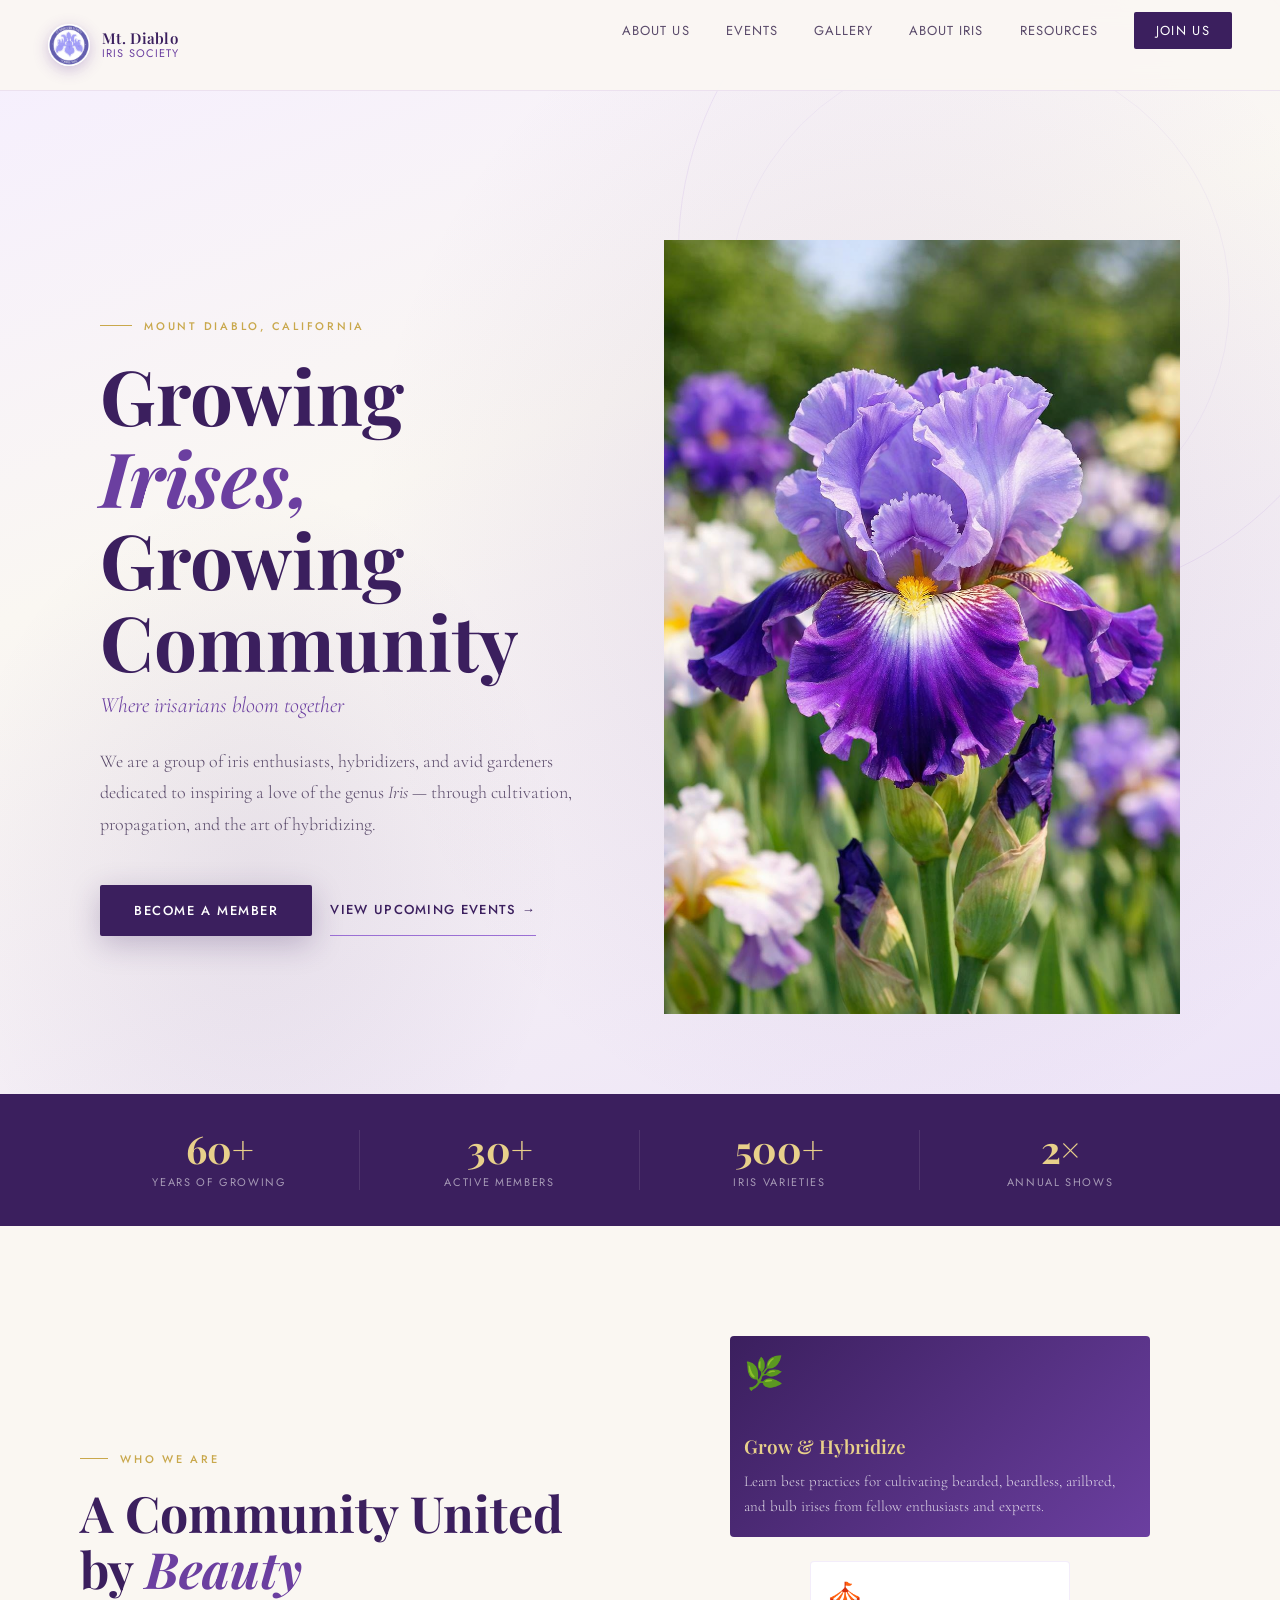
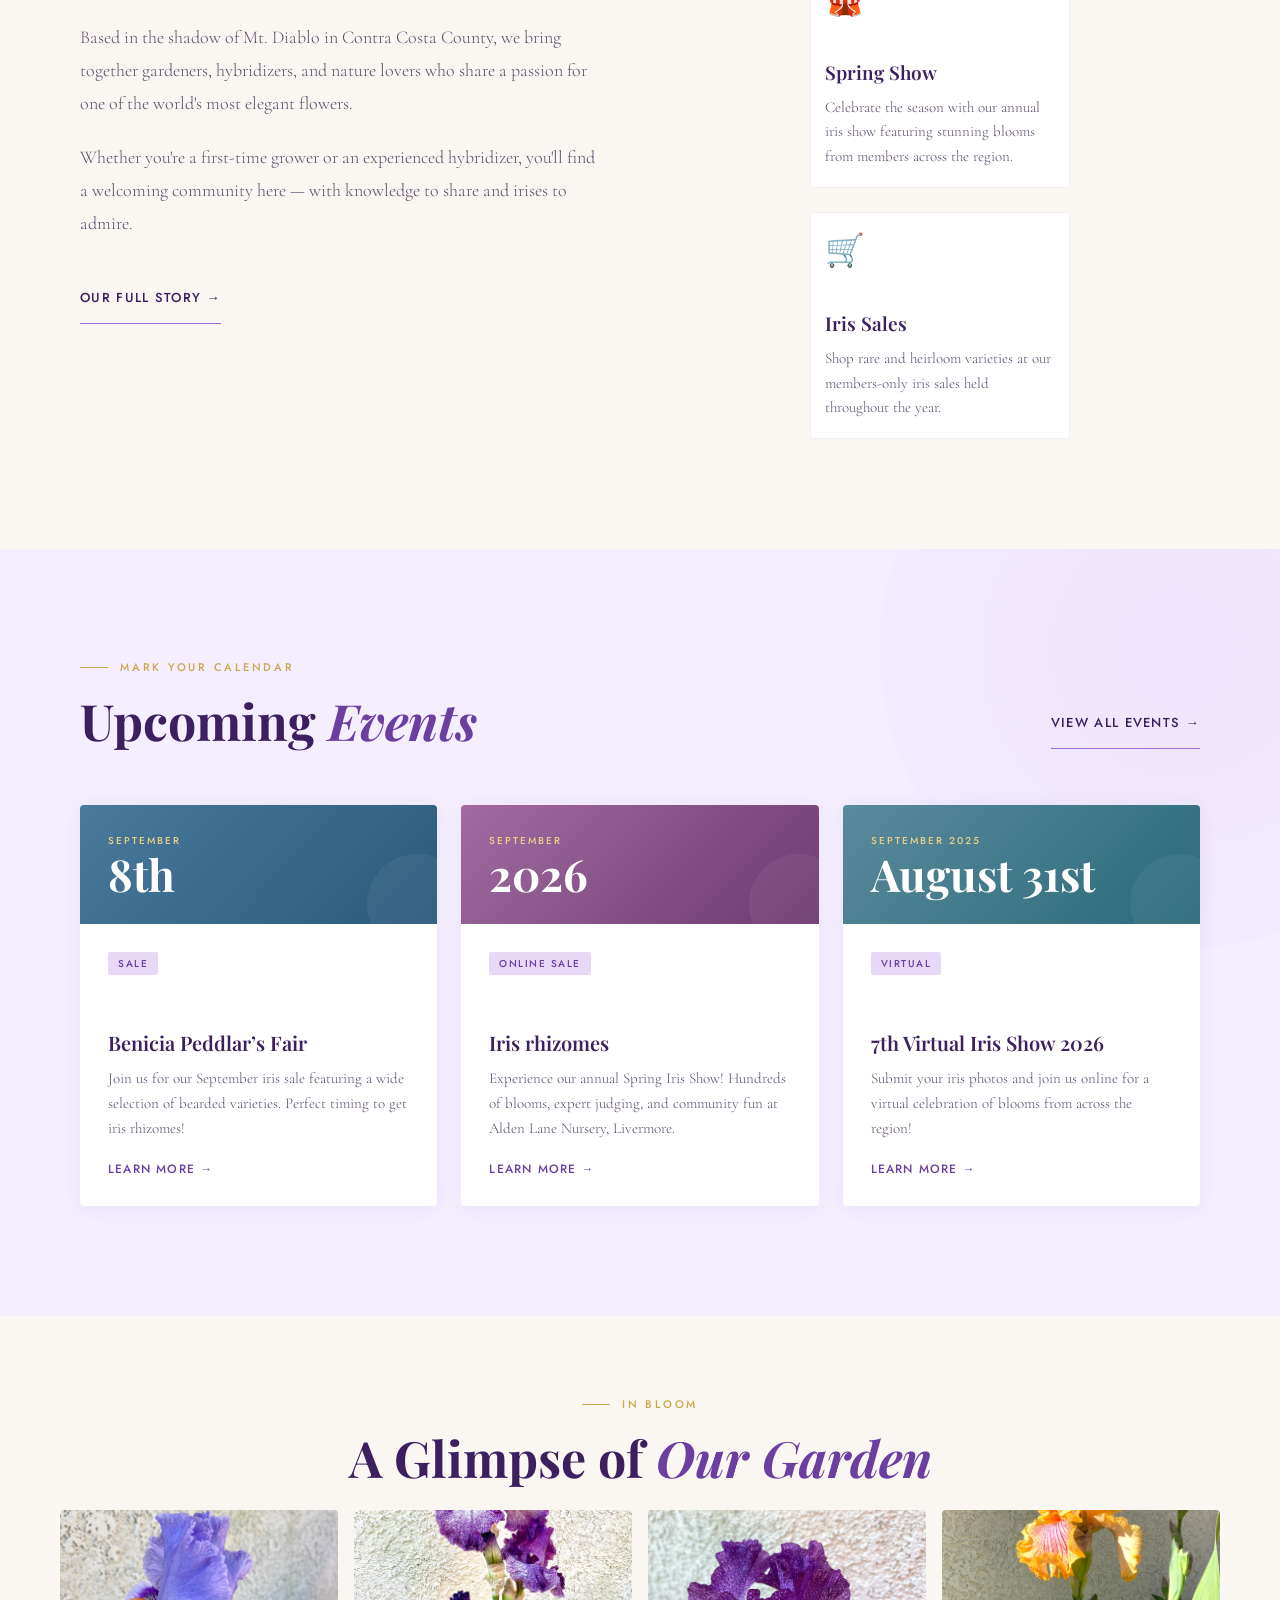
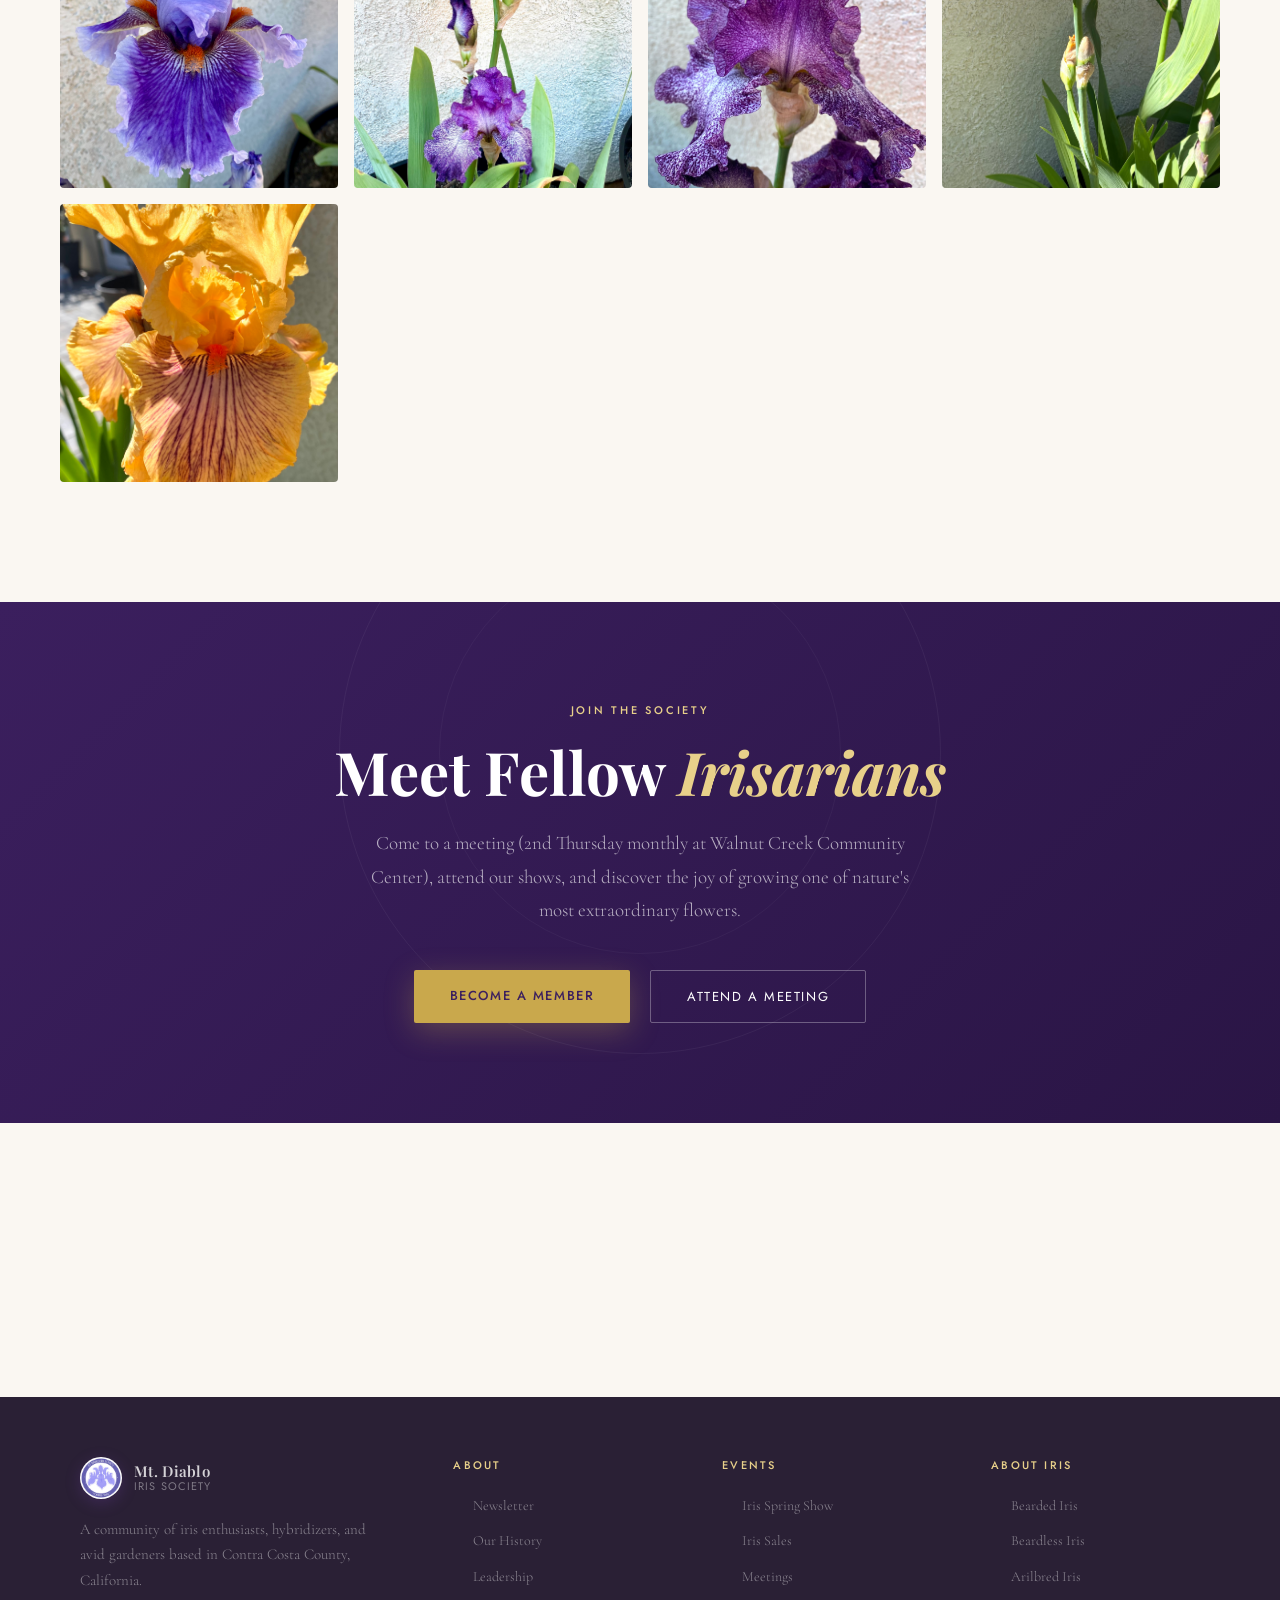
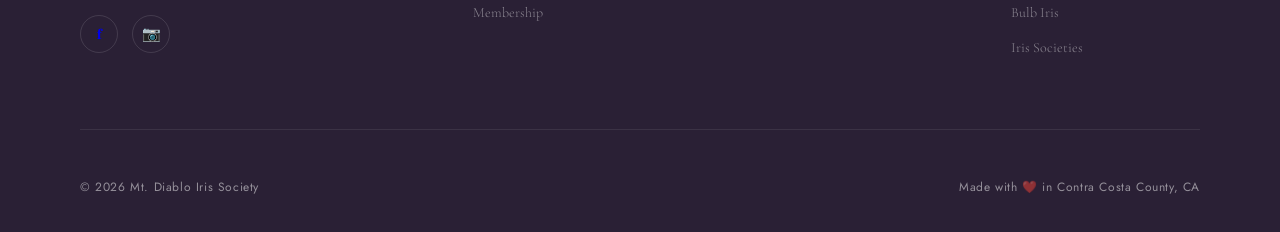
<file: index.html>
<!DOCTYPE html>
<html lang="en">
<head>
<meta charset="UTF-8">
<meta name="viewport" content="width=device-width, initial-scale=1.0">
<title>Mt. Diablo Iris Society</title>
<link href="https://fonts.googleapis.com/css2?family=Playfair+Display:ital,wght@0,400;0,600;0,700;1,400;1,600&family=Cormorant+Garamond:ital,wght@0,300;0,400;0,500;1,300;1,400&family=Jost:wght@300;400;500&display=swap" rel="stylesheet">
<link rel="stylesheet" href="css/styles.css">
</head>
<body>

<!-- NAV -->
<nav>
  <a href="#" class="nav-logo">
    <img src="images/logo-flower.jpg" alt="Iris Flower" class="logo-mark">
    <div class="logo-text">
      Mt. Diablo
      <span>Iris Society</span>
    </div>
  </a>
  <ul class="nav-links">
    <li><a href="pages/about-us.html">About Us</a></li>
    <li><a href="pages/events.html">Events</a></li>
    <li><a href="pages/gallery.html">Gallery</a></li>
    <li><a href="pages/about-iris.html">About Iris</a></li>
    <li><a href="pages/resources.html">Resources</a></li>
    <li><a href="pages/about-us.html#membership" class="nav-cta">Join Us</a></li>
  </ul>
</nav>

<!-- HERO -->
<section class="hero">
  <div class="hero-bg"></div>

  <div class="hero-inner">
    <div class="hero-content">
      <div class="hero-eyebrow">Mount Diablo, California</div>

      <h1 class="hero-title">
        Growing <em>Irises,</em><br>Growing Community
      </h1>

      <p class="hero-subtitle">Where irisarians bloom together</p>

      <p class="hero-desc">
        We are a group of iris enthusiasts, hybridizers, and avid gardeners dedicated to inspiring a love of the genus <em>Iris</em> — through cultivation, propagation, and the art of hybridizing.
      </p>

      <div class="hero-actions">
        <a href="pages/about-us.html#membership" class="btn-primary">Become a Member</a>
        <a href="pages/events.html" class="btn-secondary">View Upcoming Events →</a>
      </div>
    </div>

    <!-- HERO VISUAL (correct container) -->
      <div class="hero-visual">
         <img src="images/first.png" alt="Iris bloom">
      </div>
  </div>
</section>




<!-- STATS STRIP -->
<div class="stats-strip">
  <div class="stat-item">
    <div class="stat-number">60+</div>
    <div class="stat-label">Years of Growing</div>
  </div>
  <div class="stat-item">
    <div class="stat-number">30+</div>
    <div class="stat-label">Active Members</div>
  </div>
  <div class="stat-item">
    <div class="stat-number">500+</div>
    <div class="stat-label">Iris Varieties</div>
  </div>
  <div class="stat-item">
    <div class="stat-number">2×</div>
    <div class="stat-label">Annual Shows</div>
  </div>
</div>

<!-- WHO WE ARE -->
<section class="about-section">
  <div class="about-text reveal">
    <div class="section-eyebrow">Who We Are</div>
    <h2 class="section-title">A Community United by <em>Beauty</em></h2>
    <p class="section-body">
      Based in the shadow of Mt. Diablo in Contra Costa County, we bring together gardeners, hybridizers, and nature lovers who share a passion for one of the world's most elegant flowers.
    </p>
    <p class="section-body">
      Whether you're a first-time grower or an experienced hybridizer, you'll find a welcoming community here — with knowledge to share and irises to admire.
    </p>
    <a href="pages/about-us.html" class="btn-secondary" style="margin-top:12px">Our Full Story →</a>
  </div>

  <div class="about-visual reveal">
    <div class="about-card-grid" style="display: flex; flex-direction: column; align-items: center; gap: 24px;">
      <div class="about-card featured" style="width: 100%; max-width: 420px;">
        <span class="about-card-icon">🌿</span>
        <h3>Grow & Hybridize</h3>
        <p>Learn best practices for cultivating bearded, beardless, arilbred, and bulb irises from fellow enthusiasts and experts.</p>
      </div>
      <div style="display: flex; flex-direction: column; gap: 24px; width: 100%; max-width: 420px;">
        <a class="about-card" href="pages/spring-show.html" style="text-decoration:none; color:inherit;">
          <span class="about-card-icon">🎪</span>
          <h3>Spring Show</h3>
          <p>Celebrate the season with our annual iris show featuring stunning blooms from members across the region.</p>
        </a>
        <a class="about-card" href="pages/iris-sale.html" style="text-decoration:none; color:inherit;">
          <span class="about-card-icon">🛒</span>
          <h3>Iris Sales</h3>
          <p>Shop rare and heirloom varieties at our members-only iris sales held throughout the year.</p>
        </a>
      </div>
    </div>
  </div>
</section>

<!-- EVENTS -->
<section class="events-section">
  <div class="events-header reveal">
    <div>
      <div class="section-eyebrow">Mark Your Calendar</div>
      <h2 class="section-title" style="margin-bottom:0">Upcoming <em>Events</em></h2>
    </div>
    <a href="pages/events.html" class="btn-secondary">View All Events →</a>
  </div>

    <div class="events-grid">
      <div class="event-card reveal">
        <div class="event-header" style="background: linear-gradient(135deg, #4a7a9b, #2a5a7b)">
          <div class="event-month">September</div>
          <div class="event-date">8th</div>
        </div>
        <div class="event-body">
          <span class="event-tag">Sale</span>
          <h3 class="event-title">Benicia Peddlar’s Fair</h3>
          <p class="event-desc">Join us for our September iris sale featuring a wide selection of bearded varieties. Perfect timing to get iris rhizomes!</p>
          <a href="pages/iris-sale-september-2025.html" class="event-link">Learn More →</a>
        </div>
      </div>
      <div class="event-card reveal">
        <div class="event-header" style="background: linear-gradient(135deg, #a16ba1, #6e3b6e)">
          <div class="event-month">September</div>
          <div class="event-date">2026</div>
        </div>
        <div class="event-body">
          <span class="event-tag">Online Sale</span>
          <h3 class="event-title">Iris rhizomes</h3>
          <p class="event-desc">Experience our annual Spring Iris Show! Hundreds of blooms, expert judging, and community fun at Alden Lane Nursery, Livermore.</p>
          <a href="pages/spring-show.html" class="event-link">Learn More →</a>
        </div>
      </div>
      <div class="event-card reveal">
        <div class="event-header" style="background: linear-gradient(135deg, #5a8a9b, #2a6a7b)">
          <div class="event-month">September 2025</div>
          <div class="event-date">August 31st</div>
        </div>
        <div class="event-body">
          <span class="event-tag">Virtual</span>
          <h3 class="event-title">7th Virtual Iris Show 2026</h3>
          <p class="event-desc">Submit your iris photos and join us online for a virtual celebration of blooms from across the region!</p>
          <a href="pages/virtual-iris-show-2026.html" class="event-link">Learn More →</a>
        </div>
      </div>
  </div>
</section>

<!-- GALLERY -->
<section class="gallery-section">
  <div class="gallery-header reveal">
    <div class="section-eyebrow" style="justify-content:center">In Bloom</div>
    <h2 class="section-title" style="text-align:center">A Glimpse of <em>Our Garden</em></h2>
  </div>

  <div class="gallery-grid reveal">
    <div class="gallery-item">
      <img src="images/IMG_3627.jpg" alt="Iris bloom" style="width:100%; height:100%; object-fit:cover;">
      <div class="gallery-overlay">
      </div>
    </div>
    <div class="gallery-item">
      <img src="images/IMG_3685.jpg" alt="Iris garden display" style="width:100%; height:100%; object-fit:cover;">
      <div class="gallery-overlay">
      </div>
    </div>
    <div class="gallery-item">
      <img src="images/IMG_3686.jpg" alt="Colorful iris varieties" style="width:100%; height:100%; object-fit:cover;">
      <div class="gallery-overlay">
      </div>
    </div>
    <div class="gallery-item">
      <img src="images/IMG_3721.jpg" alt="Award-winning iris" style="width:100%; height:100%; object-fit:cover;">
      <div class="gallery-overlay">
      </div>
    </div>
    <div class="gallery-item">
      <img src="images/IMG_3723.jpg" alt="Spring iris collection" style="width:100%; height:100%; object-fit:cover;">
      <div class="gallery-overlay">
      </div>
    </div>
  </div>
</section>

<!-- CTA -->
<section class="cta-section">
  <div class="cta-eyebrow">Join the Society</div>
  <h2 class="cta-title">Meet Fellow <em>Irisarians</em></h2>
  <p class="cta-desc">Come to a meeting (2nd Thursday monthly at Walnut Creek Community Center), attend our shows, and discover the joy of growing one of nature's most extraordinary flowers.</p>
  <div class="cta-actions">
    <a href="pages/about-us.html#membership" class="btn-gold">Become a Member</a>
    <a href="pages/events.html" class="btn-outline-white">Attend a Meeting</a>
  </div>
</section>

<!-- MAILING LIST -->
<div class="mailing-section reveal">
  <div class="mailing-content">
    <h2>Stay in the Loop</h2>
    <p>Sign up to be notified about our iris sales, spring show, and seasonal events.</p>
  </div>
  <div class="mailing-form">
    <input type="email" placeholder="Your email address">
    <button>Subscribe</button>
  </div>
</div>

<!-- FOOTER -->
<footer>
  <div class="footer-top">
    <div class="footer-brand">
      <div class="nav-logo" style="gap:12px;display:flex;align-items:center">
        <img src="images/logo-flower.jpg" alt="Iris Flower" class="logo-mark">
        <div class="logo-text" style="color:rgba(255,255,255,0.8)">
          Mt. Diablo
          <span style="color:rgba(255,255,255,0.4)">Iris Society</span>
        </div>
      </div>
      <p>A community of iris enthusiasts, hybridizers, and avid gardeners based in Contra Costa County, California.</p>
      <div class="social-links">
        <a href="#" class="social-link">𝐟</a>
        <a href="#" class="social-link">📷</a>
      </div>
    </div>

    <div class="footer-col">
      <h4>About</h4>
      <ul>
        <li><a href="pages/newsletters-2026.html">Newsletter</a></li>
        <li><a href="pages/about-us.html">Our History</a></li>
        <li><a href="pages/about-us.html">Leadership</a></li>
        <li><a href="pages/about-us.html#membership">Membership</a></li>
      </ul>
    </div>

    <div class="footer-col">
      <h4>Events</h4>
      <ul>
        <li><a href="pages/spring-show.html">Iris Spring Show</a></li>
        <li><a href="pages/iris-sale.html">Iris Sales</a></li>
        <li><a href="pages/events.html">Meetings</a></li>
      </ul>
    </div>

    <div class="footer-col">
      <h4>About Iris</h4>
      <ul>
        <li><a href="pages/about-iris.html">Bearded Iris</a></li>
        <li><a href="pages/about-iris.html">Beardless Iris</a></li>
        <li><a href="pages/about-iris.html">Arilbred Iris</a></li>
        <li><a href="pages/about-iris.html">Bulb Iris</a></li>
        <li><a href="pages/resources.html">Iris Societies</a></li>
      </ul>
    </div>
  </div>

  <div class="footer-bottom">
    <span>© 2026 Mt. Diablo Iris Society</span>
    <span>Made with ❤️ in Contra Costa County, CA</span>
  </div>
</footer>

<script src="js/scripts.js"></script>
</body>
</html>
</file>
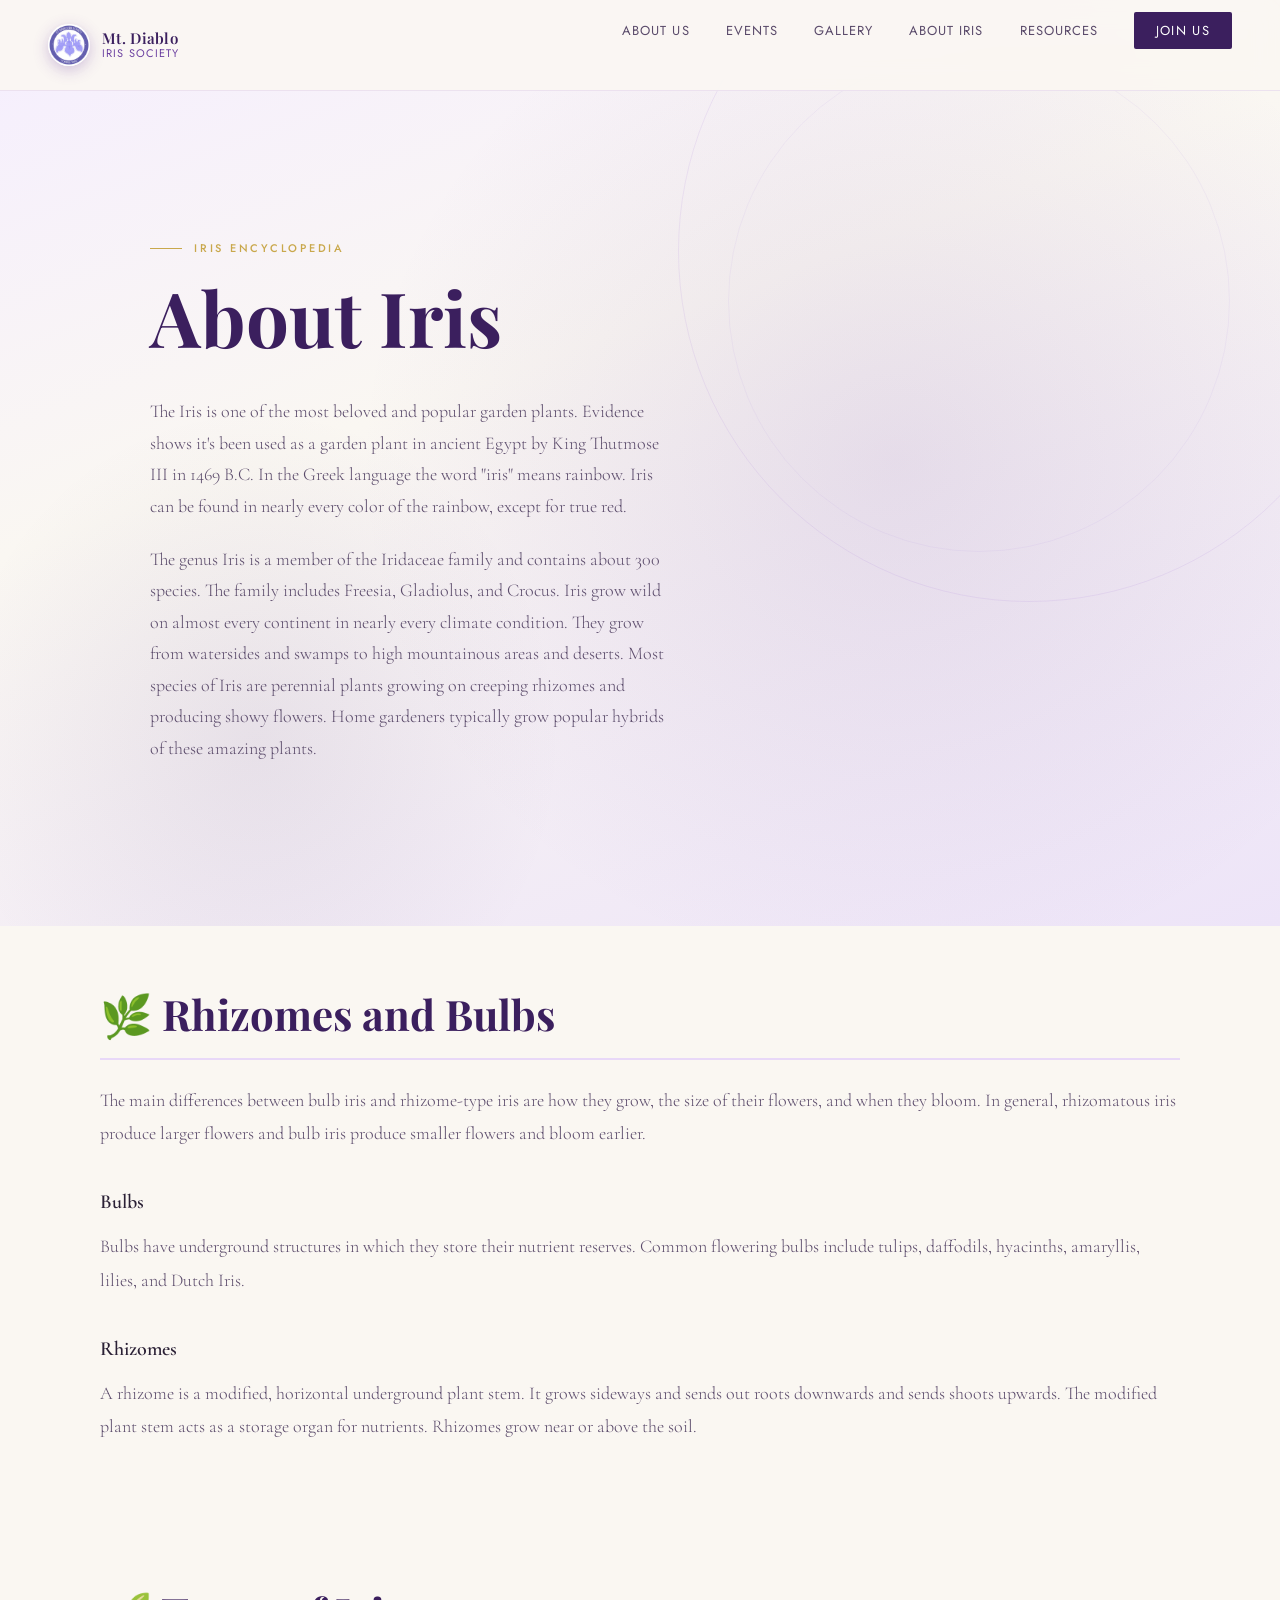
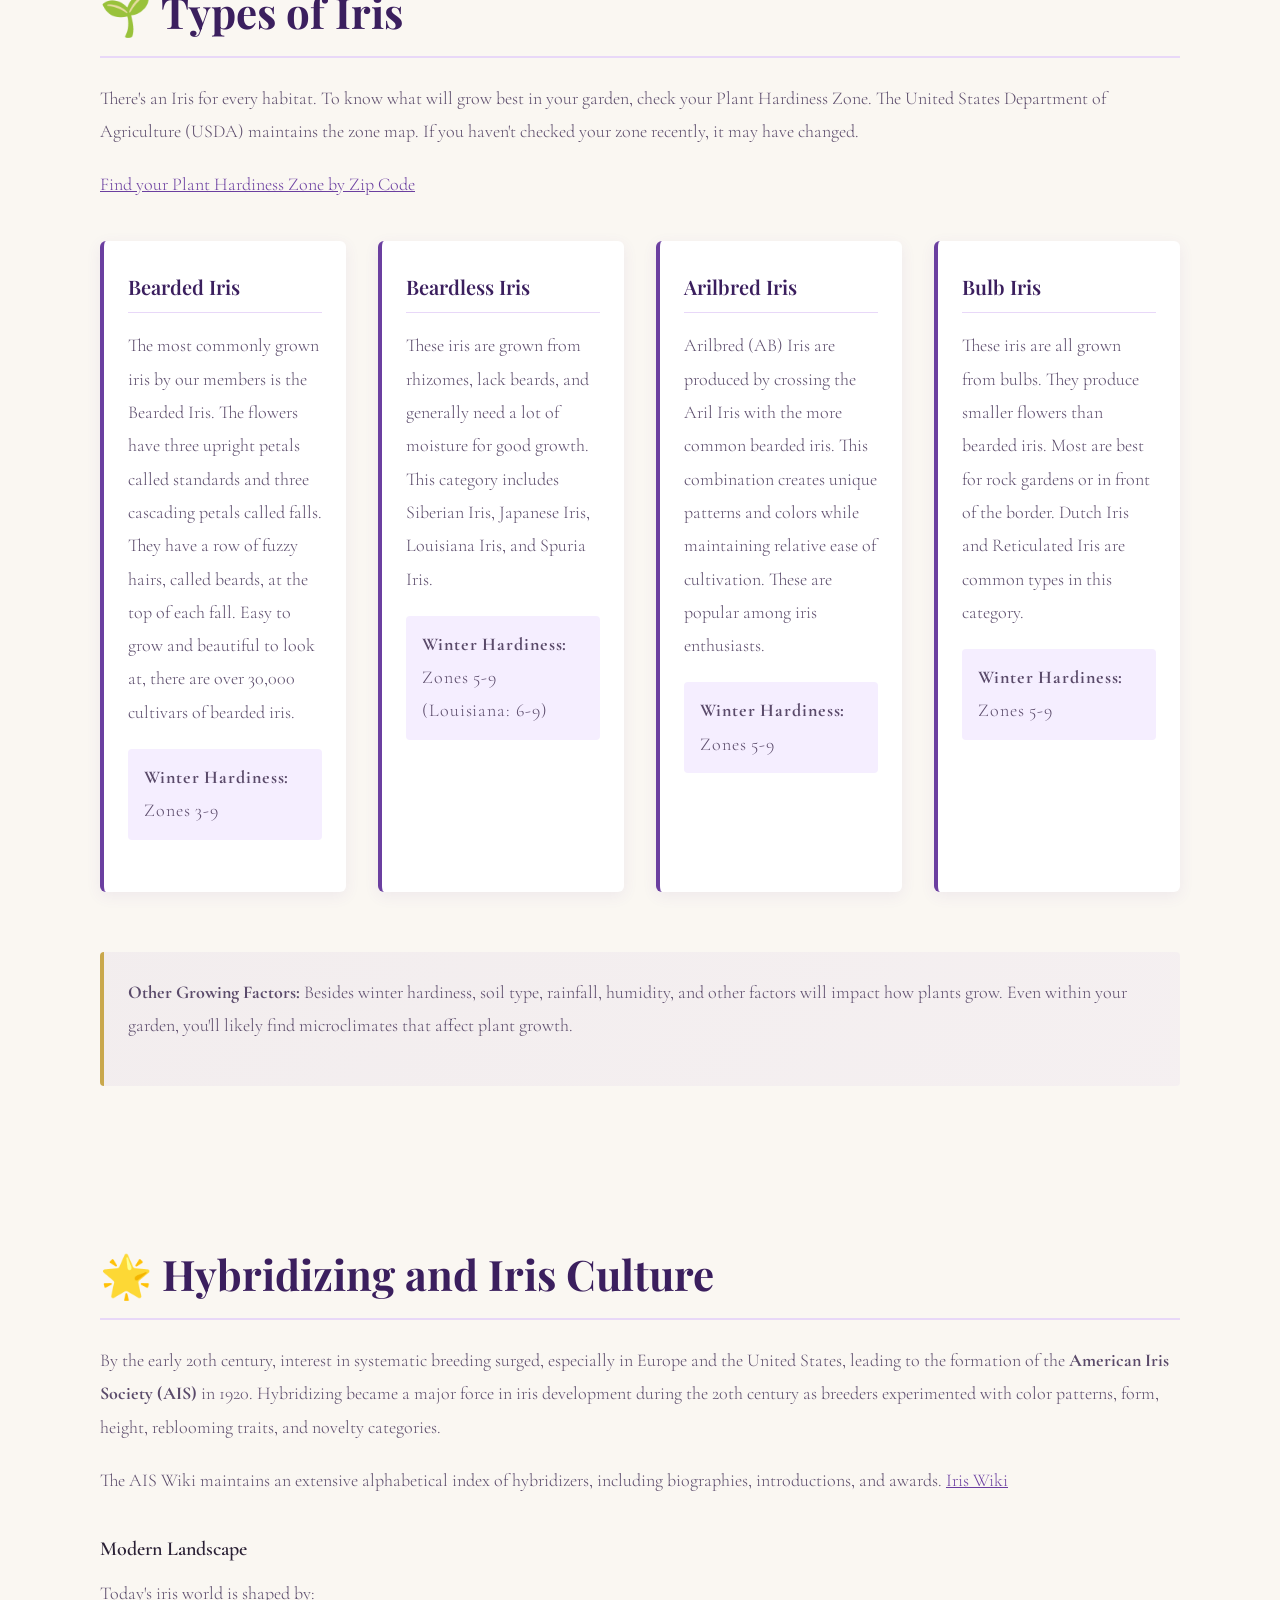
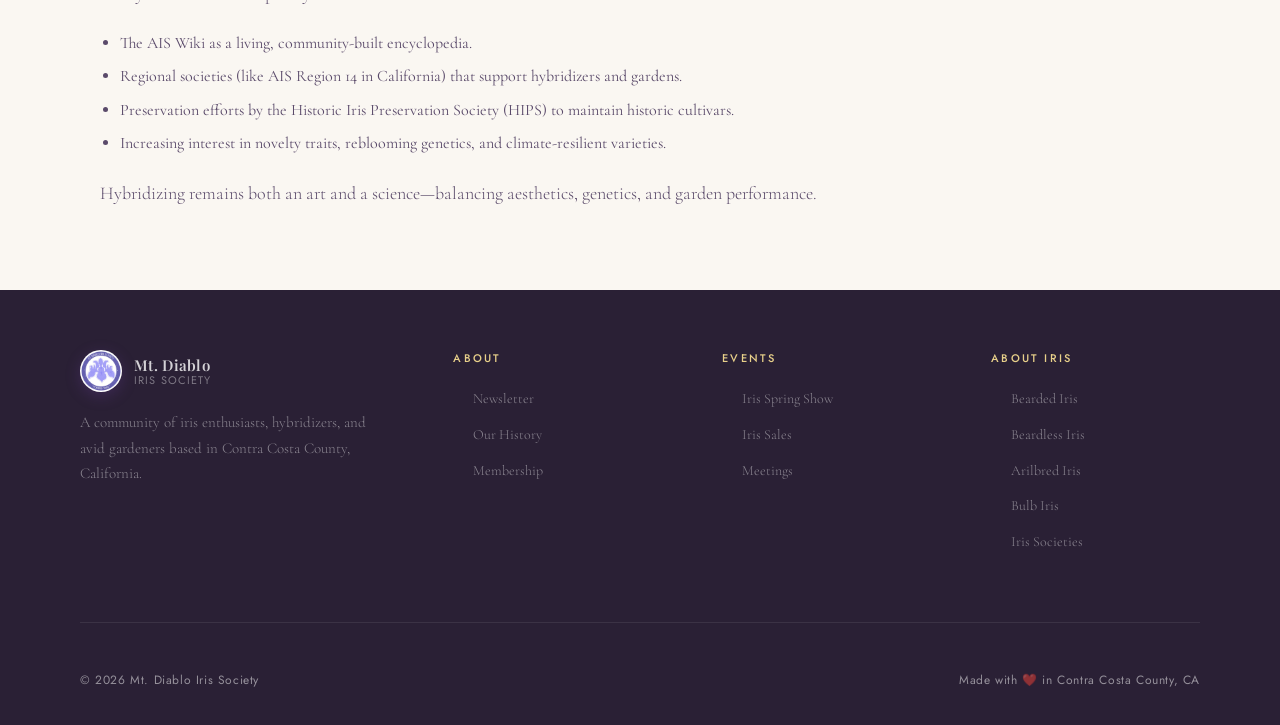
<file: pages/about-iris.html>
<!DOCTYPE html>
<html lang="en">
<head>
    <meta charset="UTF-8">
    <meta name="viewport" content="width=device-width, initial-scale=1.0">
    <title>About Iris - Mt. Diablo Iris Society</title>
    <link href="https://fonts.googleapis.com/css2?family=Playfair+Display:ital,wght@0,400;0,600;0,700;1,400;1,600&family=Cormorant+Garamond:ital,wght@0,300;0,400;0,500;1,300;1,400&family=Jost:wght@300;400;500&display=swap" rel="stylesheet">
    <link rel="stylesheet" href="../css/styles.css">
</head>
<body>

<!-- NAV -->
<nav>
  <a href="../index.html" class="nav-logo">
    <img src="../images/logo-flower.jpg" alt="Iris Flower" class="logo-mark">
    <div class="logo-text">
      Mt. Diablo
      <span>Iris Society</span>
    </div>
  </a>
  <ul class="nav-links">
    <li><a href="about-us.html">About Us</a></li>
    <li><a href="events.html">Events</a></li>
    <li><a href="gallery.html">Gallery</a></li>
    <li><a href="about-iris.html">About Iris</a></li>
    <li><a href="resources.html">Resources</a></li>
    <li><a href="about-us.html#membership" class="nav-cta">Join Us</a></li>
  </ul>
</nav>

    <main>
        <section class="hero" style="min-height:unset;padding-top:120px;padding-bottom:60px;">
            <div class="hero-bg"></div>
            <div class="hero-inner" style="align-items:flex-start;gap:0;max-width:1100px;">
                <div style="flex:1 1 0;min-width:0;">
                    <div class="hero-eyebrow">Iris Encyclopedia</div>
                    <h1 class="hero-title" style="margin-bottom:0.5em;">About Iris</h1>
                    <p class="hero-desc" style="margin-bottom:1.2em;">The Iris is one of the most beloved and popular garden plants. Evidence shows it's been used as a garden plant in ancient Egypt by King Thutmose III in 1469 B.C. In the Greek language the word "iris" means rainbow. Iris can be found in nearly every color of the rainbow, except for true red.</p>
                    <p class="hero-desc" style="margin-bottom:1.2em;">The genus Iris is a member of the Iridaceae family and contains about 300 species. The family includes Freesia, Gladiolus, and Crocus. Iris grow wild on almost every continent in nearly every climate condition. They grow from watersides and swamps to high mountainous areas and deserts. Most species of Iris are perennial plants growing on creeping rhizomes and producing showy flowers. Home gardeners typically grow popular hybrids of these amazing plants.</p>
                </div>
            </div>
        </section>

        <section class="iris-fundamentals">
            <h2>🌿 Rhizomes and Bulbs</h2>
            <p>The main differences between bulb iris and rhizome-type iris are how they grow, the size of their flowers, and when they bloom. In general, rhizomatous iris produce larger flowers and bulb iris produce smaller flowers and bloom earlier.</p>
            
            <h3>Bulbs</h3>
            <p>Bulbs have underground structures in which they store their nutrient reserves. Common flowering bulbs include tulips, daffodils, hyacinths, amaryllis, lilies, and Dutch Iris.</p>
            
            <h3>Rhizomes</h3>
            <p>A rhizome is a modified, horizontal underground plant stem. It grows sideways and sends out roots downwards and sends shoots upwards. The modified plant stem acts as a storage organ for nutrients. Rhizomes grow near or above the soil.</p>
        </section>

        <section class="iris-types">
            <h2>🌱 Types of Iris</h2>
            <p>There's an Iris for every habitat. To know what will grow best in your garden, check your Plant Hardiness Zone. The United States Department of Agriculture (USDA) maintains the zone map. If you haven't checked your zone recently, it may have changed.</p>
            <p><a href="https://planthardiness.ars.usda.gov/" target="_blank">Find your Plant Hardiness Zone by Zip Code</a></p>

            <div class="iris-types-grid">
                <article class="iris-type-card">
                    <h3>Bearded Iris</h3>
                    <p>The most commonly grown iris by our members is the Bearded Iris. The flowers have three upright petals called standards and three cascading petals called falls. They have a row of fuzzy hairs, called beards, at the top of each fall. Easy to grow and beautiful to look at, there are over 30,000 cultivars of bearded iris.</p>
                    <p class="hardiness-info"><strong>Winter Hardiness:</strong> Zones 3-9</p>
                </article>

                <article class="iris-type-card">
                    <h3>Beardless Iris</h3>
                    <p>These iris are grown from rhizomes, lack beards, and generally need a lot of moisture for good growth. This category includes Siberian Iris, Japanese Iris, Louisiana Iris, and Spuria Iris.</p>
                    <p class="hardiness-info"><strong>Winter Hardiness:</strong> Zones 5-9 (Louisiana: 6-9)</p>
                </article>

                <article class="iris-type-card">
                    <h3>Arilbred Iris</h3>
                    <p>Arilbred (AB) Iris are produced by crossing the Aril Iris with the more common bearded iris. This combination creates unique patterns and colors while maintaining relative ease of cultivation. These are popular among iris enthusiasts.</p>
                    <p class="hardiness-info"><strong>Winter Hardiness:</strong> Zones 5-9</p>
                </article>

                <article class="iris-type-card">
                    <h3>Bulb Iris</h3>
                    <p>These iris are all grown from bulbs. They produce smaller flowers than bearded iris. Most are best for rock gardens or in front of the border. Dutch Iris and Reticulated Iris are common types in this category.</p>
                    <p class="hardiness-info"><strong>Winter Hardiness:</strong> Zones 5-9</p>
                </article>
            </div>

            <div class="iris-growing-note">
                <p><strong>Other Growing Factors:</strong> Besides winter hardiness, soil type, rainfall, humidity, and other factors will impact how plants grow. Even within your garden, you'll likely find microclimates that affect plant growth.</p>
            </div>
        </section>

        <section class="iris-history">
            <h2>🌟 Hybridizing and Iris Culture</h2>
            <p>By the early 20th century, interest in systematic breeding surged, especially in Europe and the United States, leading to the formation of the <strong>American Iris Society (AIS)</strong> in 1920. Hybridizing became a major force in iris development during the 20th century as breeders experimented with color patterns, form, height, reblooming traits, and novelty categories.</p>
            
            <p>The AIS Wiki maintains an extensive alphabetical index of hybridizers, including biographies, introductions, and awards. <a href="https://www.wiki.irises.org/Main/Bio/InfoHybridizers" target="_blank">Iris Wiki</a></p>
            
            <h3>Modern Landscape</h3>
            <p>Today's iris world is shaped by:</p>
            <ul>
                <li>The AIS Wiki as a living, community-built encyclopedia.</li>
                <li>Regional societies (like AIS Region 14 in California) that support hybridizers and gardens.</li>
                <li>Preservation efforts by the Historic Iris Preservation Society (HIPS) to maintain historic cultivars.</li>
                <li>Increasing interest in novelty traits, reblooming genetics, and climate-resilient varieties.</li>
            </ul>
            <p>Hybridizing remains both an art and a science—balancing aesthetics, genetics, and garden performance.</p>
        </section>

        
    </main>

    <footer>
  <div class="footer-top">
    <div class="footer-brand">
      <div class="nav-logo" style="gap:12px;display:flex;align-items:center">
        <img src="../images/logo-flower.jpg" alt="Iris Flower" class="logo-mark">
        <div class="logo-text" style="color:rgba(255,255,255,0.8)">
          Mt. Diablo
          <span style="color:rgba(255,255,255,0.4)">Iris Society</span>
        </div>
      </div>
      <p>A community of iris enthusiasts, hybridizers, and avid gardeners based in Contra Costa County, California.</p>
    </div>
    <div class="footer-col">
      <h4>About</h4>
      <ul>
        <li><a href="newsletters-2026.html">Newsletter</a></li>
        <li><a href="about-us.html">Our History</a></li>
        <li><a href="about-us.html#membership">Membership</a></li>
      </ul>
    </div>
    <div class="footer-col">
      <h4>Events</h4>
      <ul>
        <li><a href="spring-show.html">Iris Spring Show</a></li>
        <li><a href="iris-sale.html">Iris Sales</a></li>
        <li><a href="events.html">Meetings</a></li>
      </ul>
    </div>
    <div class="footer-col">
      <h4>About Iris</h4>
      <ul>
        <li><a href="about-iris.html">Bearded Iris</a></li>
        <li><a href="about-iris.html">Beardless Iris</a></li>
        <li><a href="about-iris.html">Arilbred Iris</a></li>
        <li><a href="about-iris.html">Bulb Iris</a></li>
        <li><a href="resources.html">Iris Societies</a></li>
      </ul>
    </div>
  </div>
  <div class="footer-bottom">
    <span>&copy; 2026 Mt. Diablo Iris Society</span>
    <span>Made with ❤️ in Contra Costa County, CA</span>
  </div>
</footer>

    <script src="../js/scripts.js"></script>
</body>
</html>
</file>
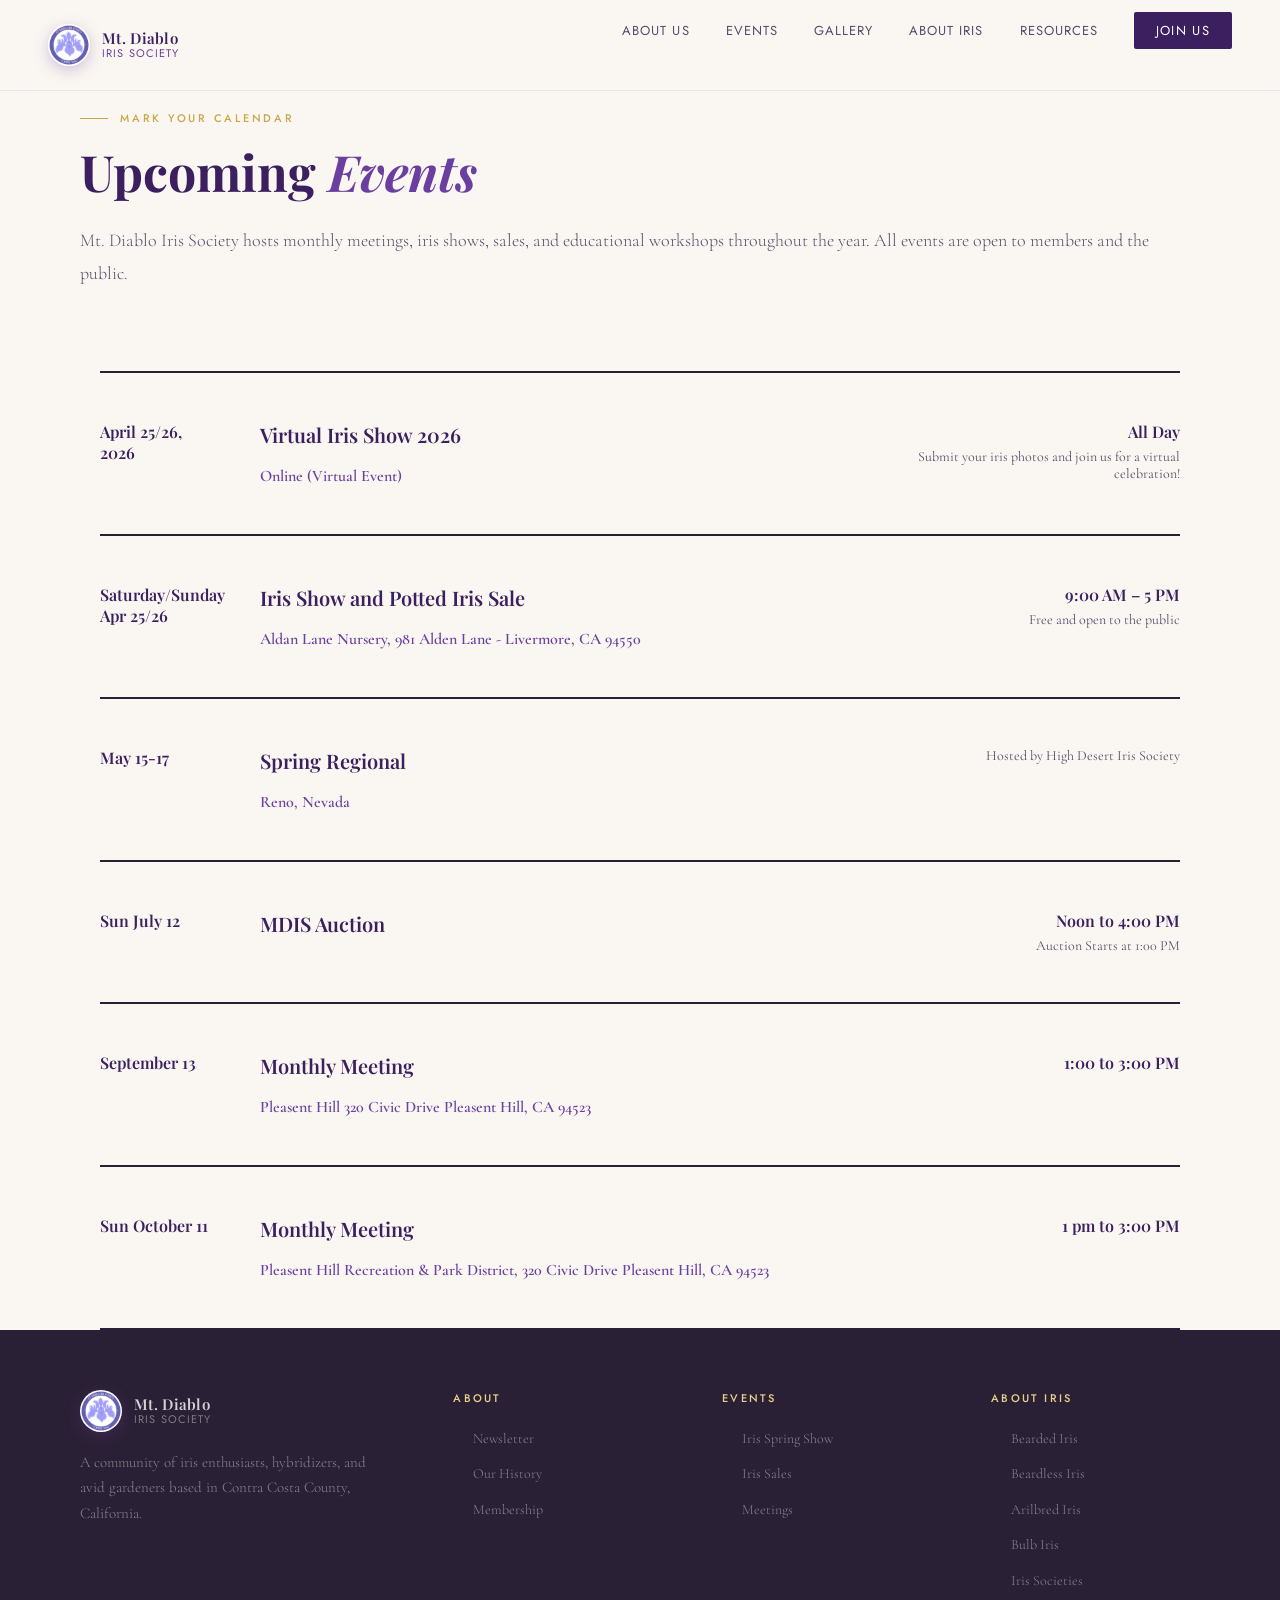
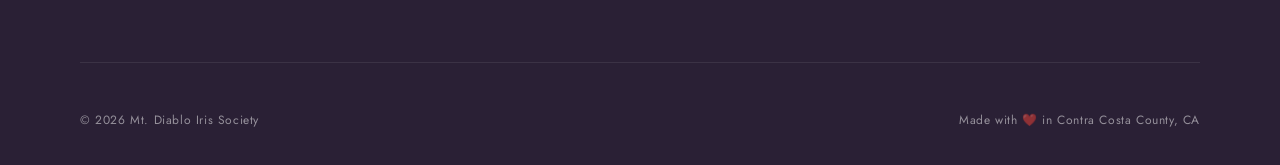
<file: pages/events.html>
<!DOCTYPE html>
<html lang="en">
<head>
    <meta charset="UTF-8">
    <meta name="viewport" content="width=device-width, initial-scale=1.0">
    <title>Events - Mt. Diablo Iris Society</title>
    <link href="https://fonts.googleapis.com/css2?family=Playfair+Display:ital,wght@0,400;0,600;0,700;1,400;1,600&family=Cormorant+Garamond:ital,wght@0,300;0,400;0,500;1,300;1,400&family=Jost:wght@300;400;500&display=swap" rel="stylesheet">
    <link rel="stylesheet" href="../css/styles.css">
</head>
<body>

<!-- NAV -->
<nav>
  <a href="../index.html" class="nav-logo">
    <img src="../images/logo-flower.jpg" alt="Iris Flower" class="logo-mark">
    <div class="logo-text">
      Mt. Diablo
      <span>Iris Society</span>
    </div>
  </a>
  <ul class="nav-links">
    <li><a href="about-us.html">About Us</a></li>
    <li><a href="events.html">Events</a></li>
    <li><a href="gallery.html">Gallery</a></li>
    <li><a href="about-iris.html">About Iris</a></li>
    <li><a href="resources.html">Resources</a></li>
    <li><a href="about-us.html#membership" class="nav-cta">Join Us</a></li>
  </ul>
</nav>

    <main>
        <section class="interior-header reveal">
          <div class="interior-header-inner">
            <div class="section-eyebrow">Mark Your Calendar</div>
            <h2 class="section-title">Upcoming <em>Events</em></h2>
            <p class="section-body">Mt. Diablo Iris Society hosts monthly meetings, iris shows, sales, and educational workshops throughout the year. All events are open to members and the public.</p>
          </div>
        </section>

        <section class="events-list">
            <div id="events-root"></div>
        </section>
    </main>

    <footer>
  <div class="footer-top">
    <div class="footer-brand">
      <div class="nav-logo" style="gap:12px;display:flex;align-items:center">
        <img src="../images/logo-flower.jpg" alt="Iris Flower" class="logo-mark">
        <div class="logo-text" style="color:rgba(255,255,255,0.8)">
          Mt. Diablo
          <span style="color:rgba(255,255,255,0.4)">Iris Society</span>
        </div>
      </div>
      <p>A community of iris enthusiasts, hybridizers, and avid gardeners based in Contra Costa County, California.</p>
    </div>
    <div class="footer-col">
      <h4>About</h4>
      <ul>
        <li><a href="newsletters-2026.html">Newsletter</a></li>
        <li><a href="about-us.html">Our History</a></li>
        <li><a href="about-us.html#membership">Membership</a></li>
      </ul>
    </div>
    <div class="footer-col">
      <h4>Events</h4>
      <ul>
        <li><a href="spring-show.html">Iris Spring Show</a></li>
        <li><a href="iris-sale.html">Iris Sales</a></li>
        <li><a href="events.html">Meetings</a></li>
      </ul>
    </div>
    <div class="footer-col">
      <h4>About Iris</h4>
      <ul>
        <li><a href="about-iris.html">Bearded Iris</a></li>
        <li><a href="about-iris.html">Beardless Iris</a></li>
        <li><a href="about-iris.html">Arilbred Iris</a></li>
        <li><a href="about-iris.html">Bulb Iris</a></li>
        <li><a href="resources.html">Iris Societies</a></li>
      </ul>
    </div>
  </div>
  <div class="footer-bottom">
    <span>&copy; 2026 Mt. Diablo Iris Society</span>
    <span>Made with ❤️ in Contra Costa County, CA</span>
  </div>
</footer>

    <script src="../js/scripts.js"></script>
</body>
</html>
</file>
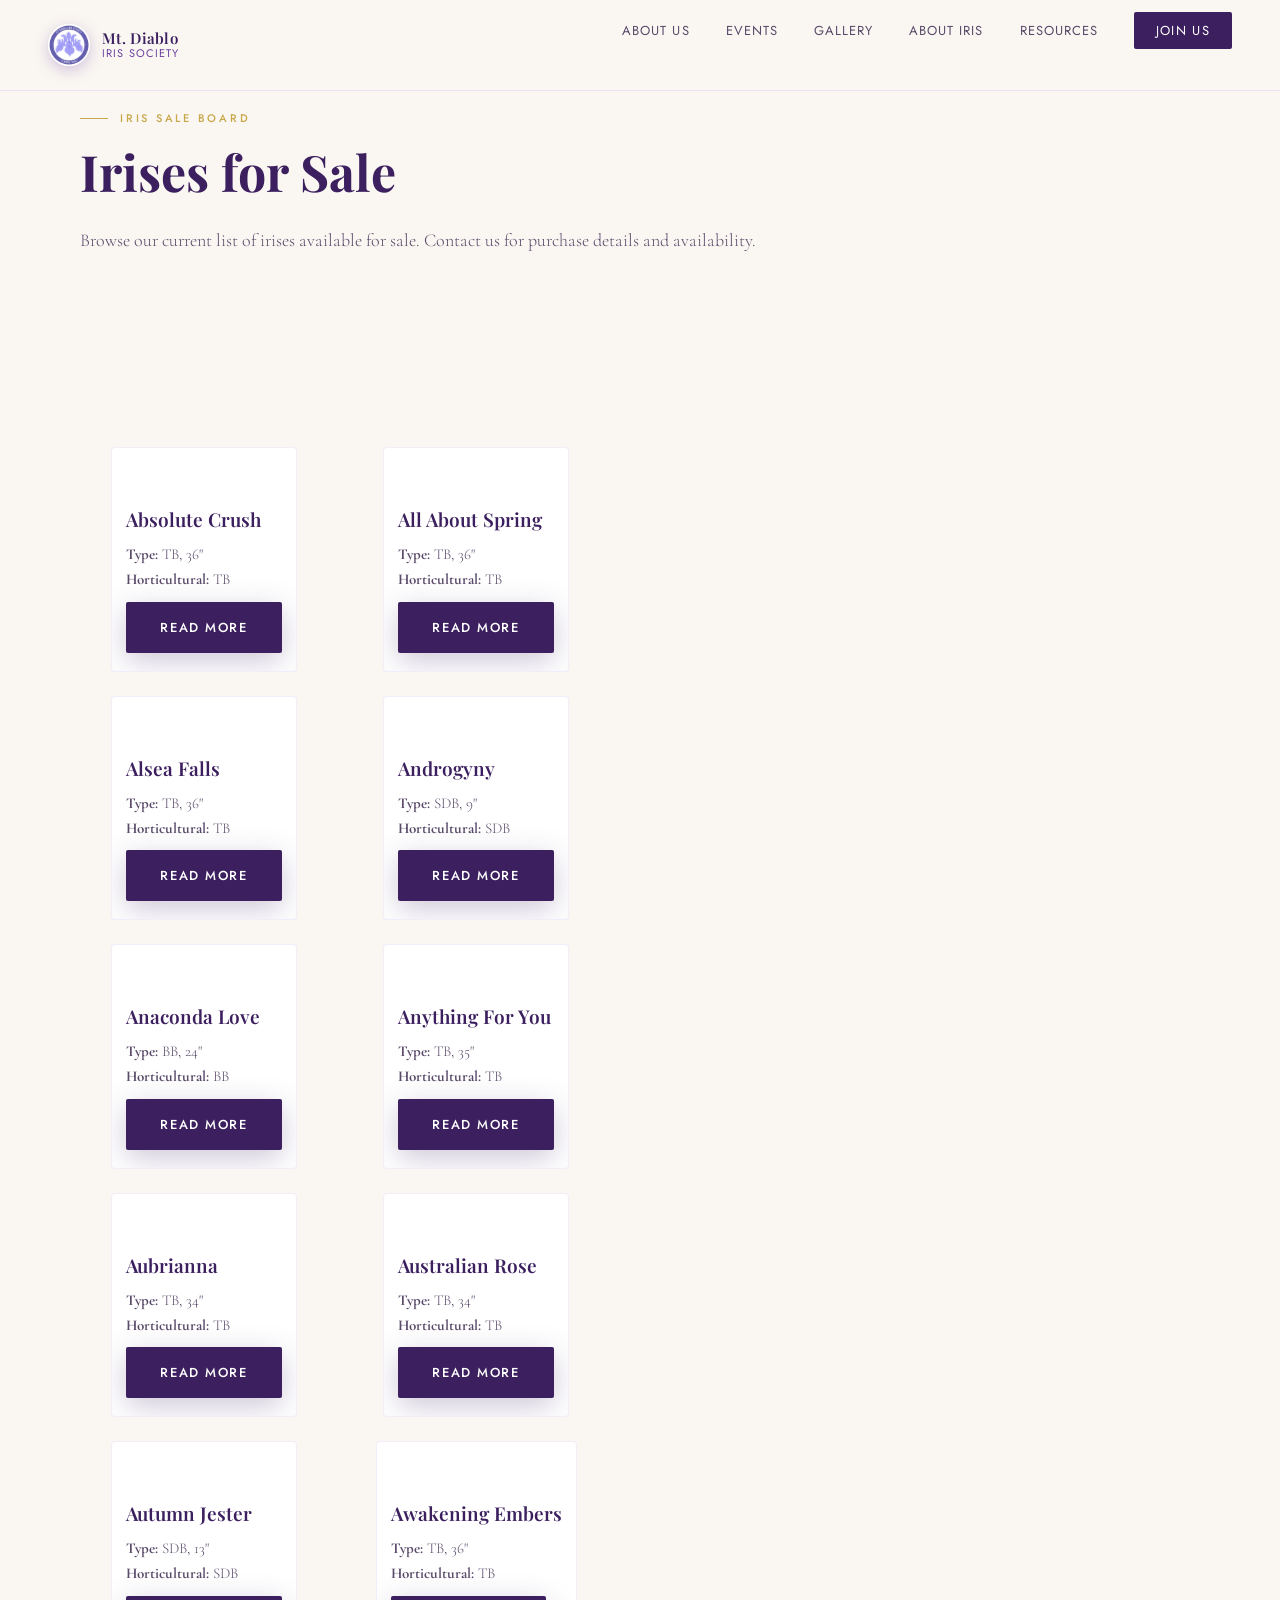
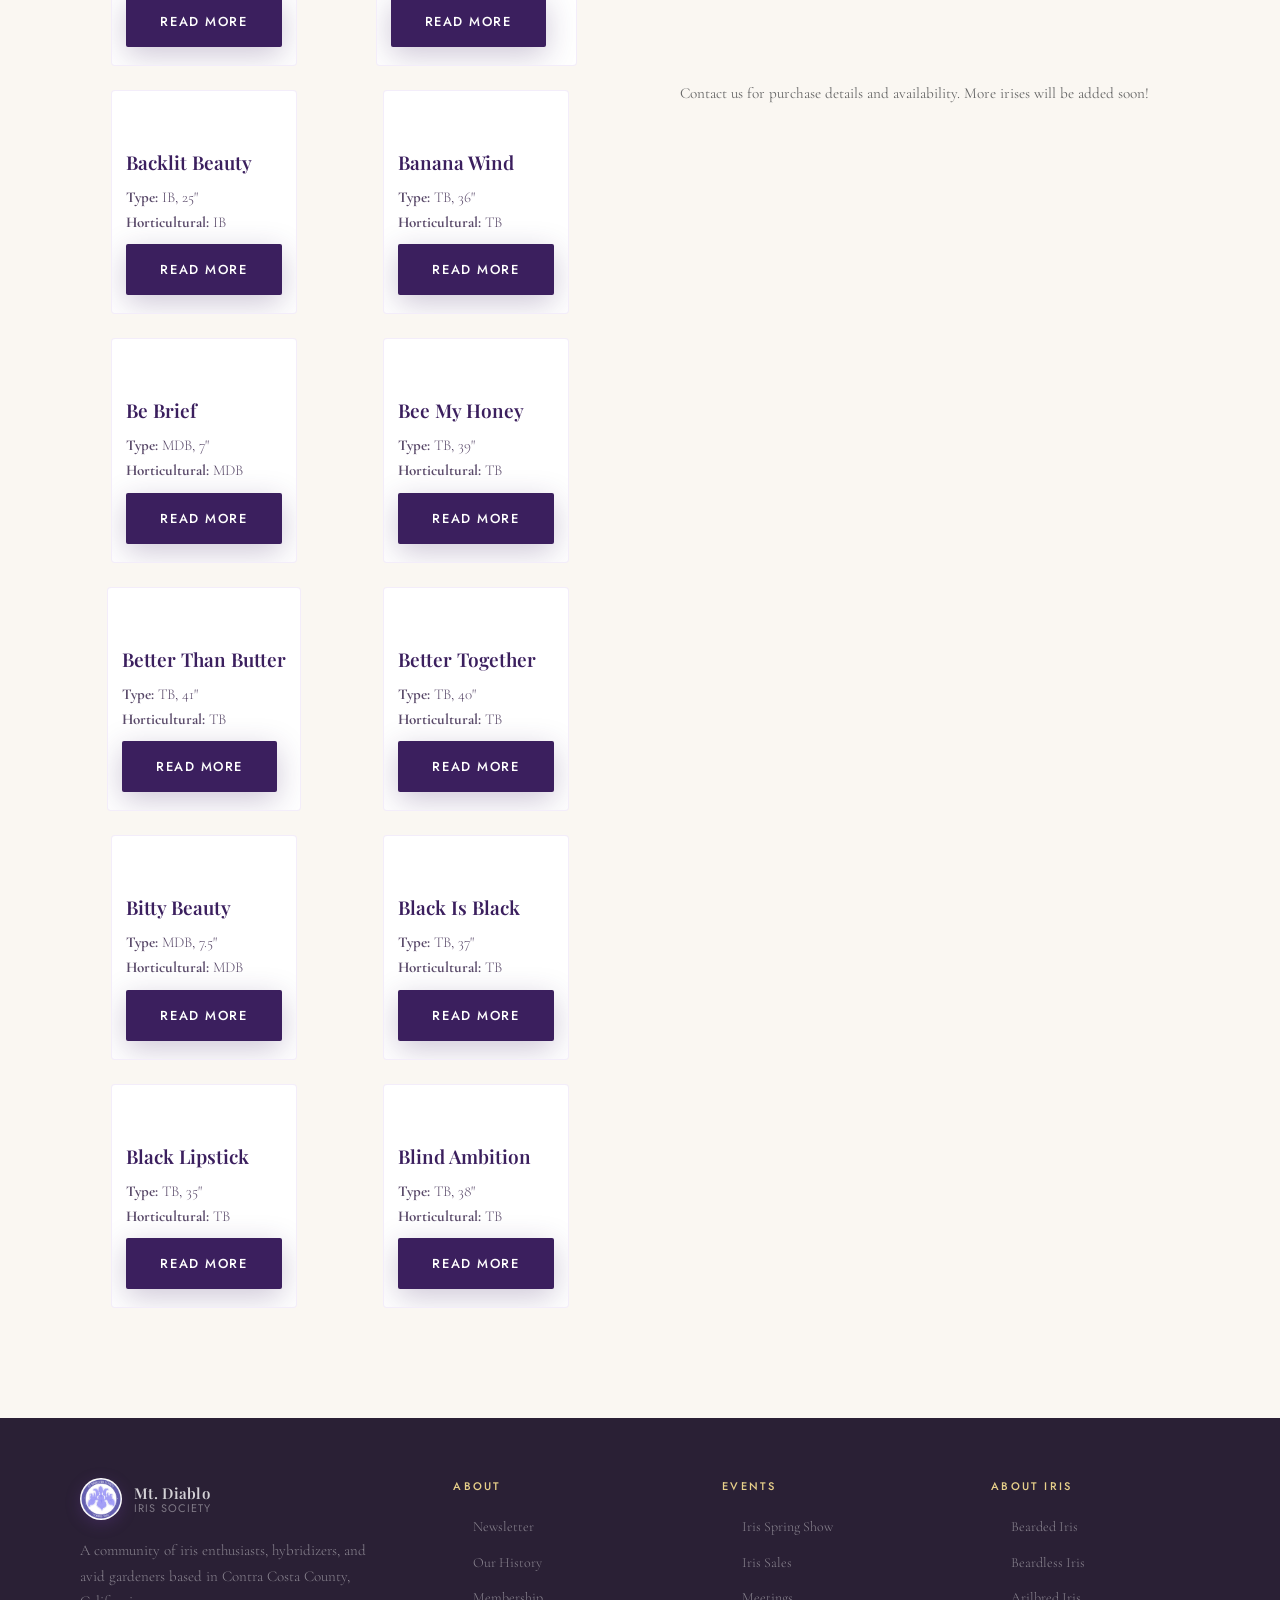
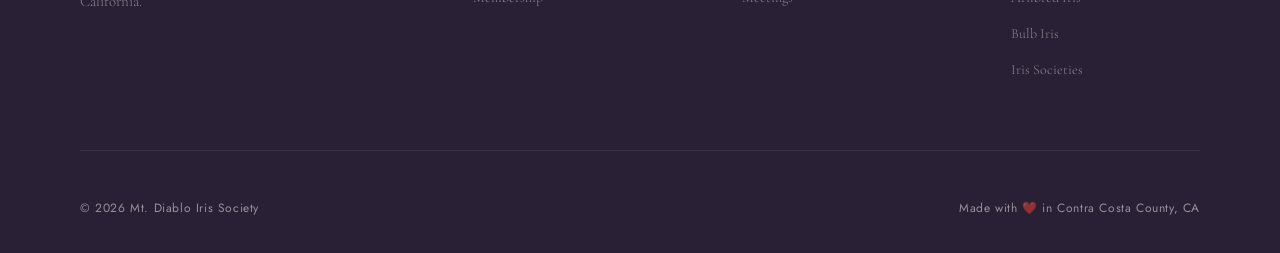
<file: pages/iris-sale.html>
<!DOCTYPE html>
<html lang="en">
<head>
  <meta charset="UTF-8">
  <meta name="viewport" content="width=device-width, initial-scale=1.0">
  <title>Iris Sale Board - Mt. Diablo Iris Society</title>
  <link href="https://fonts.googleapis.com/css2?family=Playfair+Display:ital,wght@0,400;0,600;0,700;1,400;1,600&family=Cormorant+Garamond:ital,wght@0,300;0,400;0,500;1,300;1,400&family=Jost:wght@300;400;500&display=swap" rel="stylesheet">
  <link rel="stylesheet" href="../css/styles.css">
</head>
<body>
  <nav>
    <a href="../index.html" class="nav-logo">
      <img src="../images/logo-flower.jpg" alt="Iris Flower" class="logo-mark">
      <div class="logo-text">
        Mt. Diablo
        <span>Iris Society</span>
      </div>
    </a>
    <ul class="nav-links">
      <li><a href="about-us.html">About Us</a></li>
      <li><a href="events.html">Events</a></li>
      <li><a href="gallery.html">Gallery</a></li>
      <li><a href="about-iris.html">About Iris</a></li>
      <li><a href="resources.html">Resources</a></li>
      <li><a href="about-us.html#membership" class="nav-cta">Join Us</a></li>
    </ul>
  </nav>
  <main>
    <section class="interior-header reveal">
      <div class="interior-header-inner">
        <div class="section-eyebrow">Iris Sale Board</div>
        <h2 class="section-title">Irises for Sale</h2>
        <p class="section-body">Browse our current list of irises available for sale. Contact us for purchase details and availability.</p>
      </div>
    </section>
    <section class="about-section reveal">
      <div class="about-card-grid" id="iris-inventory-grid" style="grid-template-columns: repeat(auto-fit, minmax(220px, 1fr)); gap: 24px;"></div>
      <p style="margin-top:2em; font-size:0.95em; color:#666;">Contact us for purchase details and availability. More irises will be added soon!</p>
    </section>
    <script>
    document.addEventListener('DOMContentLoaded', function() {
      const grid = document.getElementById('iris-inventory-grid');
      if (!grid) return;
      fetch('../files/iris-sale-april-2026.json')
        .then(response => response.json())
        .then(irises => {
          grid.innerHTML = irises.map(iris => `
            <div class="about-card">
              ${iris.photo ? `<img src="${iris.photo}" alt="${iris.name}" style="width:100%;max-width:180px;display:block;margin:0 auto 12px;border-radius:8px;object-fit:cover;">` : ''}
              <h3>${iris.name}</h3>
              <p class="iris-type"><strong>Type:</strong> ${iris.type || ''}</p>
              <p class="iris-hort"><strong>Horticultural:</strong> ${iris.horticultural || ''}</p>
              <a href="${iris.aisWiki || '#'}" target="_blank" class="btn-primary" style="display:inline-block;margin-top:10px;">Read More</a>
            </div>
          `).join('');
        })
        .catch(err => {
          grid.innerHTML = '<p>Could not load iris inventory.</p>';
          console.error('Iris inventory load error:', err);
        });
    });
    </script>
  </main>
  <footer>
  <div class="footer-top">
    <div class="footer-brand">
      <div class="nav-logo" style="gap:12px;display:flex;align-items:center">
        <img src="../images/logo-flower.jpg" alt="Iris Flower" class="logo-mark">
        <div class="logo-text" style="color:rgba(255,255,255,0.8)">
          Mt. Diablo
          <span style="color:rgba(255,255,255,0.4)">Iris Society</span>
        </div>
      </div>
      <p>A community of iris enthusiasts, hybridizers, and avid gardeners based in Contra Costa County, California.</p>
    </div>
    <div class="footer-col">
      <h4>About</h4>
      <ul>
        <li><a href="newsletters-2026.html">Newsletter</a></li>
        <li><a href="about-us.html">Our History</a></li>
        <li><a href="about-us.html#membership">Membership</a></li>
      </ul>
    </div>
    <div class="footer-col">
      <h4>Events</h4>
      <ul>
        <li><a href="spring-show.html">Iris Spring Show</a></li>
        <li><a href="iris-sale.html">Iris Sales</a></li>
        <li><a href="events.html">Meetings</a></li>
      </ul>
    </div>
    <div class="footer-col">
      <h4>About Iris</h4>
      <ul>
        <li><a href="about-iris.html">Bearded Iris</a></li>
        <li><a href="about-iris.html">Beardless Iris</a></li>
        <li><a href="about-iris.html">Arilbred Iris</a></li>
        <li><a href="about-iris.html">Bulb Iris</a></li>
        <li><a href="resources.html">Iris Societies</a></li>
      </ul>
    </div>
  </div>
  <div class="footer-bottom">
    <span>&copy; 2026 Mt. Diablo Iris Society</span>
    <span>Made with ❤️ in Contra Costa County, CA</span>
  </div>
</footer>
  <script src="../js/scripts.js"></script>
</body>
</html>
</file>
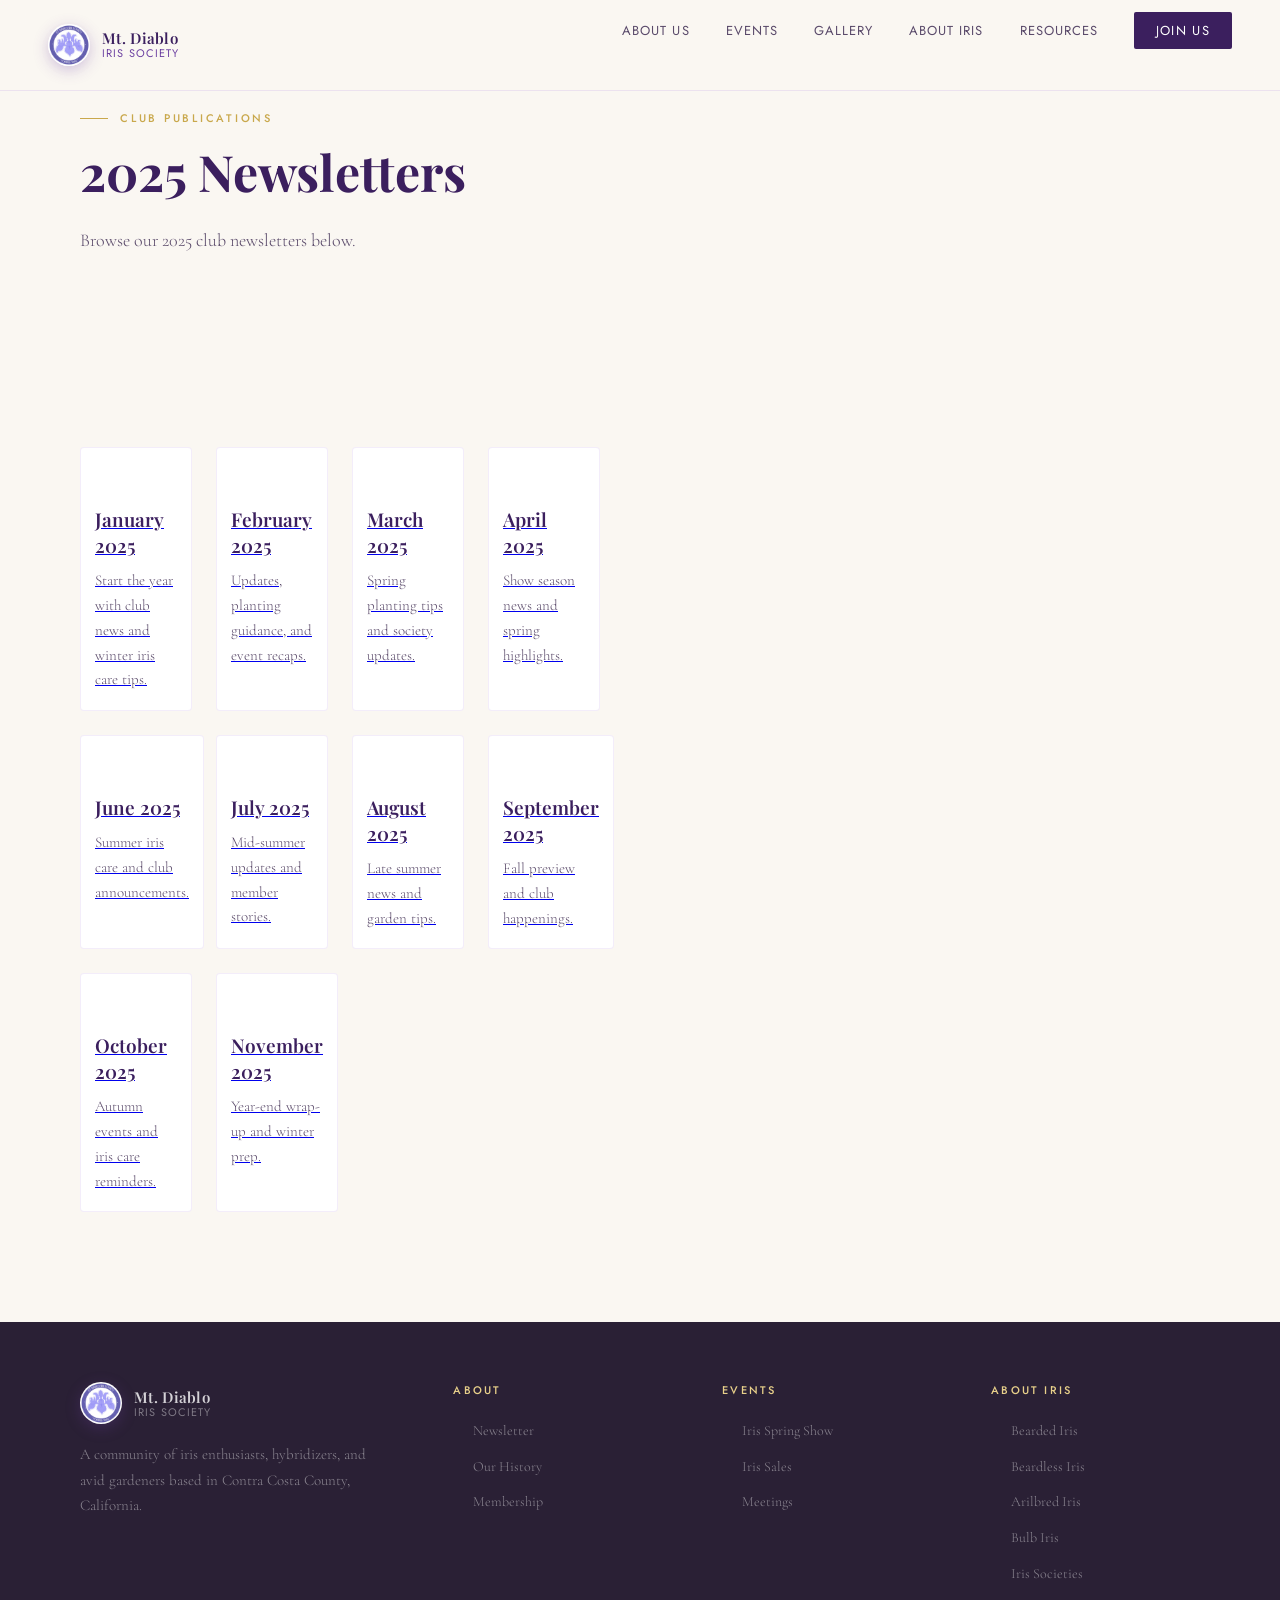
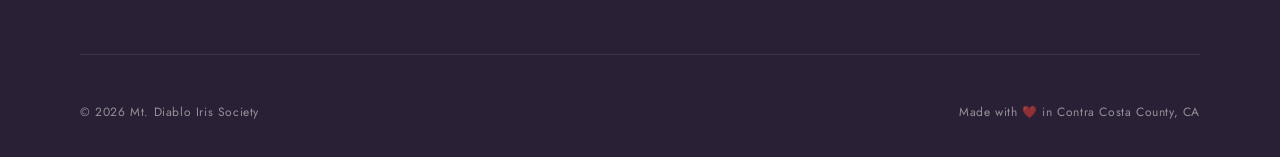
<file: pages/newsletters-2025.html>
<!DOCTYPE html>
<html lang="en">
<head>
  <meta charset="UTF-8">
  <meta name="viewport" content="width=device-width, initial-scale=1.0">
  <title>2025 Newsletters - Mt. Diablo Iris Society</title>
  <link href="https://fonts.googleapis.com/css2?family=Playfair+Display:ital,wght@0,400;0,600;0,700;1,400;1,600&family=Cormorant+Garamond:ital,wght@0,300;0,400;0,500;1,300;1,400&family=Jost:wght@300;400;500&display=swap" rel="stylesheet">
  <link rel="stylesheet" href="../css/styles.css">
</head>
<body>
  <nav>
    <a href="../index.html" class="nav-logo">
      <img src="../images/logo-flower.jpg" alt="Iris Flower" class="logo-mark">
      <div class="logo-text">
        Mt. Diablo
        <span>Iris Society</span>
      </div>
    </a>
    <ul class="nav-links">
      <li><a href="about-us.html">About Us</a></li>
      <li><a href="events.html">Events</a></li>
      <li><a href="gallery.html">Gallery</a></li>
      <li><a href="about-iris.html">About Iris</a></li>
      <li><a href="resources.html">Resources</a></li>
      <li><a href="about-us.html#membership" class="nav-cta">Join Us</a></li>
    </ul>
  </nav>
  <main>
    <section class="interior-header reveal">
      <div class="interior-header-inner">
        <div class="section-eyebrow">Club Publications</div>
        <h2 class="section-title">2025 Newsletters</h2>
        <p class="section-body">Browse our 2025 club newsletters below.</p>
      </div>
    </section>
    <section class="about-section reveal">
      <div class="about-card-grid">
        <a class="about-card" href="../files/2025/01 Jan 2025 MDIS Newsletter PDF.pdf" target="_blank">
          <h3>January 2025</h3>
          <p>Start the year with club news and winter iris care tips.</p>
        </a>
        <a class="about-card" href="../files/2025/02 Feb 2025 MDIS Newsletter PDF.pdf" target="_blank">
          <h3>February 2025</h3>
          <p>Updates, planting guidance, and event recaps.</p>
        </a>
        <a class="about-card" href="../files/2025/03 Mar 2025 MDIS Newsletter PDF.pdf" target="_blank">
          <h3>March 2025</h3>
          <p>Spring planting tips and society updates.</p>
        </a>
        <a class="about-card" href="../files/2025/04 Apr 2025 MDIS Newsletter PDF.pdf" target="_blank">
          <h3>April 2025</h3>
          <p>Show season news and spring highlights.</p>
        </a>
        <a class="about-card" href="../files/2025/05 Jun 2025 MDIS Newsletter PDF.pdf" target="_blank">
          <h3>June 2025</h3>
          <p>Summer iris care and club announcements.</p>
        </a>
        <a class="about-card" href="../files/2025/07 July 2025 MDIS Newsletter PDF.pdf" target="_blank">
          <h3>July 2025</h3>
          <p>Mid-summer updates and member stories.</p>
        </a>
        <a class="about-card" href="../files/2025/08 Aug 2025 MDIS Newsletter PDF.pdf" target="_blank">
          <h3>August 2025</h3>
          <p>Late summer news and garden tips.</p>
        </a>
        <a class="about-card" href="../files/2025/09 Sept 2025 MDIS Newsletter PDF.pdf" target="_blank">
          <h3>September 2025</h3>
          <p>Fall preview and club happenings.</p>
        </a>
        <a class="about-card" href="../files/2025/10 Oct 2025 MDIS Newsletter PDF.pdf" target="_blank">
          <h3>October 2025</h3>
          <p>Autumn events and iris care reminders.</p>
        </a>
        <a class="about-card" href="../files/2025/11 Nov 2025 MDIS Newsletter PDF.pdf" target="_blank">
          <h3>November 2025</h3>
          <p>Year-end wrap-up and winter prep.</p>
        </a>
      </div>
    </section>
  </main>
  <footer>
  <div class="footer-top">
    <div class="footer-brand">
      <div class="nav-logo" style="gap:12px;display:flex;align-items:center">
        <img src="../images/logo-flower.jpg" alt="Iris Flower" class="logo-mark">
        <div class="logo-text" style="color:rgba(255,255,255,0.8)">
          Mt. Diablo
          <span style="color:rgba(255,255,255,0.4)">Iris Society</span>
        </div>
      </div>
      <p>A community of iris enthusiasts, hybridizers, and avid gardeners based in Contra Costa County, California.</p>
    </div>
    <div class="footer-col">
      <h4>About</h4>
      <ul>
        <li><a href="newsletters-2026.html">Newsletter</a></li>
        <li><a href="about-us.html">Our History</a></li>
        <li><a href="about-us.html#membership">Membership</a></li>
      </ul>
    </div>
    <div class="footer-col">
      <h4>Events</h4>
      <ul>
        <li><a href="spring-show.html">Iris Spring Show</a></li>
        <li><a href="iris-sale.html">Iris Sales</a></li>
        <li><a href="events.html">Meetings</a></li>
      </ul>
    </div>
    <div class="footer-col">
      <h4>About Iris</h4>
      <ul>
        <li><a href="about-iris.html">Bearded Iris</a></li>
        <li><a href="about-iris.html">Beardless Iris</a></li>
        <li><a href="about-iris.html">Arilbred Iris</a></li>
        <li><a href="about-iris.html">Bulb Iris</a></li>
        <li><a href="resources.html">Iris Societies</a></li>
      </ul>
    </div>
  </div>
  <div class="footer-bottom">
    <span>&copy; 2026 Mt. Diablo Iris Society</span>
    <span>Made with ❤️ in Contra Costa County, CA</span>
  </div>
</footer>
  <script src="../js/scripts.js"></script>
</body>
</html>
</file>
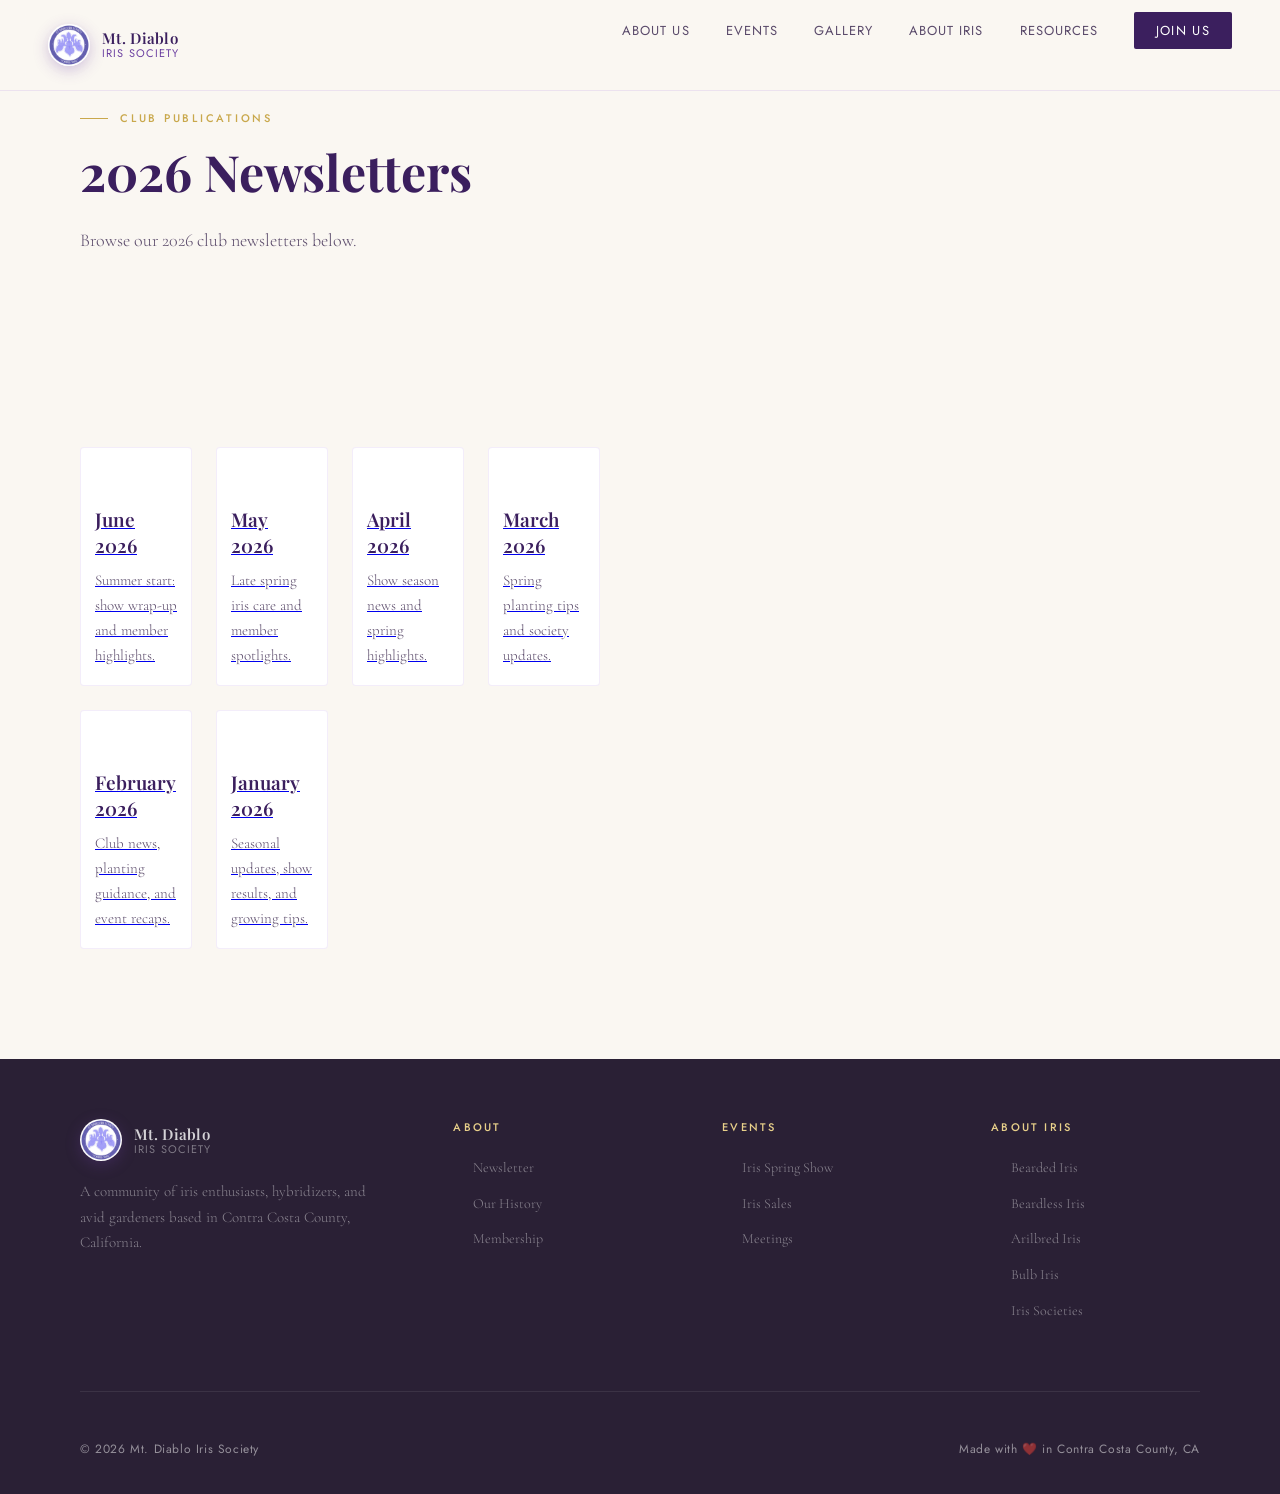
<file: pages/newsletters-2026.html>
<!DOCTYPE html>
<html lang="en">
<head>
  <meta charset="UTF-8">
  <meta name="viewport" content="width=device-width, initial-scale=1.0">
  <title>2026 Newsletters - Mt. Diablo Iris Society</title>
  <link href="https://fonts.googleapis.com/css2?family=Playfair+Display:ital,wght@0,400;0,600;0,700;1,400;1,600&family=Cormorant+Garamond:ital,wght@0,300;0,400;0,500;1,300;1,400&family=Jost:wght@300;400;500&display=swap" rel="stylesheet">
  <link rel="stylesheet" href="../css/styles.css">
</head>
<body>
  <nav>
    <a href="../index.html" class="nav-logo">
      <img src="../images/logo-flower.jpg" alt="Iris Flower" class="logo-mark">
      <div class="logo-text">
        Mt. Diablo
        <span>Iris Society</span>
      </div>
    </a>
    <ul class="nav-links">
      <li><a href="about-us.html">About Us</a></li>
      <li><a href="events.html">Events</a></li>
      <li><a href="gallery.html">Gallery</a></li>
      <li><a href="about-iris.html">About Iris</a></li>
      <li><a href="resources.html">Resources</a></li>
      <li><a href="about-us.html#membership" class="nav-cta">Join Us</a></li>
    </ul>
  </nav>
  <main>
    <section class="interior-header reveal">
      <div class="interior-header-inner">
        <div class="section-eyebrow">Club Publications</div>
        <h2 class="section-title">2026 Newsletters</h2>
        <p class="section-body">Browse our 2026 club newsletters below.</p>
      </div>
    </section>
    <section class="about-section reveal">
      <div class="about-card-grid">
        <a class="about-card" href="../files/newsletters/June2026.pdf" target="_blank">
          <h3>June 2026</h3>
          <p>Summer start: show wrap-up and member highlights.</p>
        </a>
        <a class="about-card" href="../files/newsletters/May2026.pdf" target="_blank">
          <h3>May 2026</h3>
          <p>Late spring iris care and member spotlights.</p>
        </a>
        <a class="about-card" href="../files/newsletters/Apr2026.pdf" target="_blank">
          <h3>April 2026</h3>
          <p>Show season news and spring highlights.</p>
        </a>
        <a class="about-card" href="../files/newsletters/Mar2026.pdf" target="_blank">
          <h3>March 2026</h3>
          <p>Spring planting tips and society updates.</p>
        </a>
        <a class="about-card" href="../files/newsletters/Feb2026.pdf" target="_blank">
          <h3>February 2026</h3>
          <p>Club news, planting guidance, and event recaps.</p>
        </a>
        <a class="about-card" href="../files/newsletters/Jan2026.pdf" target="_blank">
          <h3>January 2026</h3>
          <p>Seasonal updates, show results, and growing tips.</p>
        </a>
      </div>
    </section>
  </main>
  <footer>
  <div class="footer-top">
    <div class="footer-brand">
      <div class="nav-logo" style="gap:12px;display:flex;align-items:center">
        <img src="../images/logo-flower.jpg" alt="Iris Flower" class="logo-mark">
        <div class="logo-text" style="color:rgba(255,255,255,0.8)">
          Mt. Diablo
          <span style="color:rgba(255,255,255,0.4)">Iris Society</span>
        </div>
      </div>
      <p>A community of iris enthusiasts, hybridizers, and avid gardeners based in Contra Costa County, California.</p>
    </div>
    <div class="footer-col">
      <h4>About</h4>
      <ul>
        <li><a href="newsletters-2026.html">Newsletter</a></li>
        <li><a href="about-us.html">Our History</a></li>
        <li><a href="about-us.html#membership">Membership</a></li>
      </ul>
    </div>
    <div class="footer-col">
      <h4>Events</h4>
      <ul>
        <li><a href="spring-show.html">Iris Spring Show</a></li>
        <li><a href="iris-sale.html">Iris Sales</a></li>
        <li><a href="events.html">Meetings</a></li>
      </ul>
    </div>
    <div class="footer-col">
      <h4>About Iris</h4>
      <ul>
        <li><a href="about-iris.html">Bearded Iris</a></li>
        <li><a href="about-iris.html">Beardless Iris</a></li>
        <li><a href="about-iris.html">Arilbred Iris</a></li>
        <li><a href="about-iris.html">Bulb Iris</a></li>
        <li><a href="resources.html">Iris Societies</a></li>
      </ul>
    </div>
  </div>
  <div class="footer-bottom">
    <span>&copy; 2026 Mt. Diablo Iris Society</span>
    <span>Made with ❤️ in Contra Costa County, CA</span>
  </div>
</footer>
  <script src="../js/scripts.js"></script>
</body>
</html>
</file>
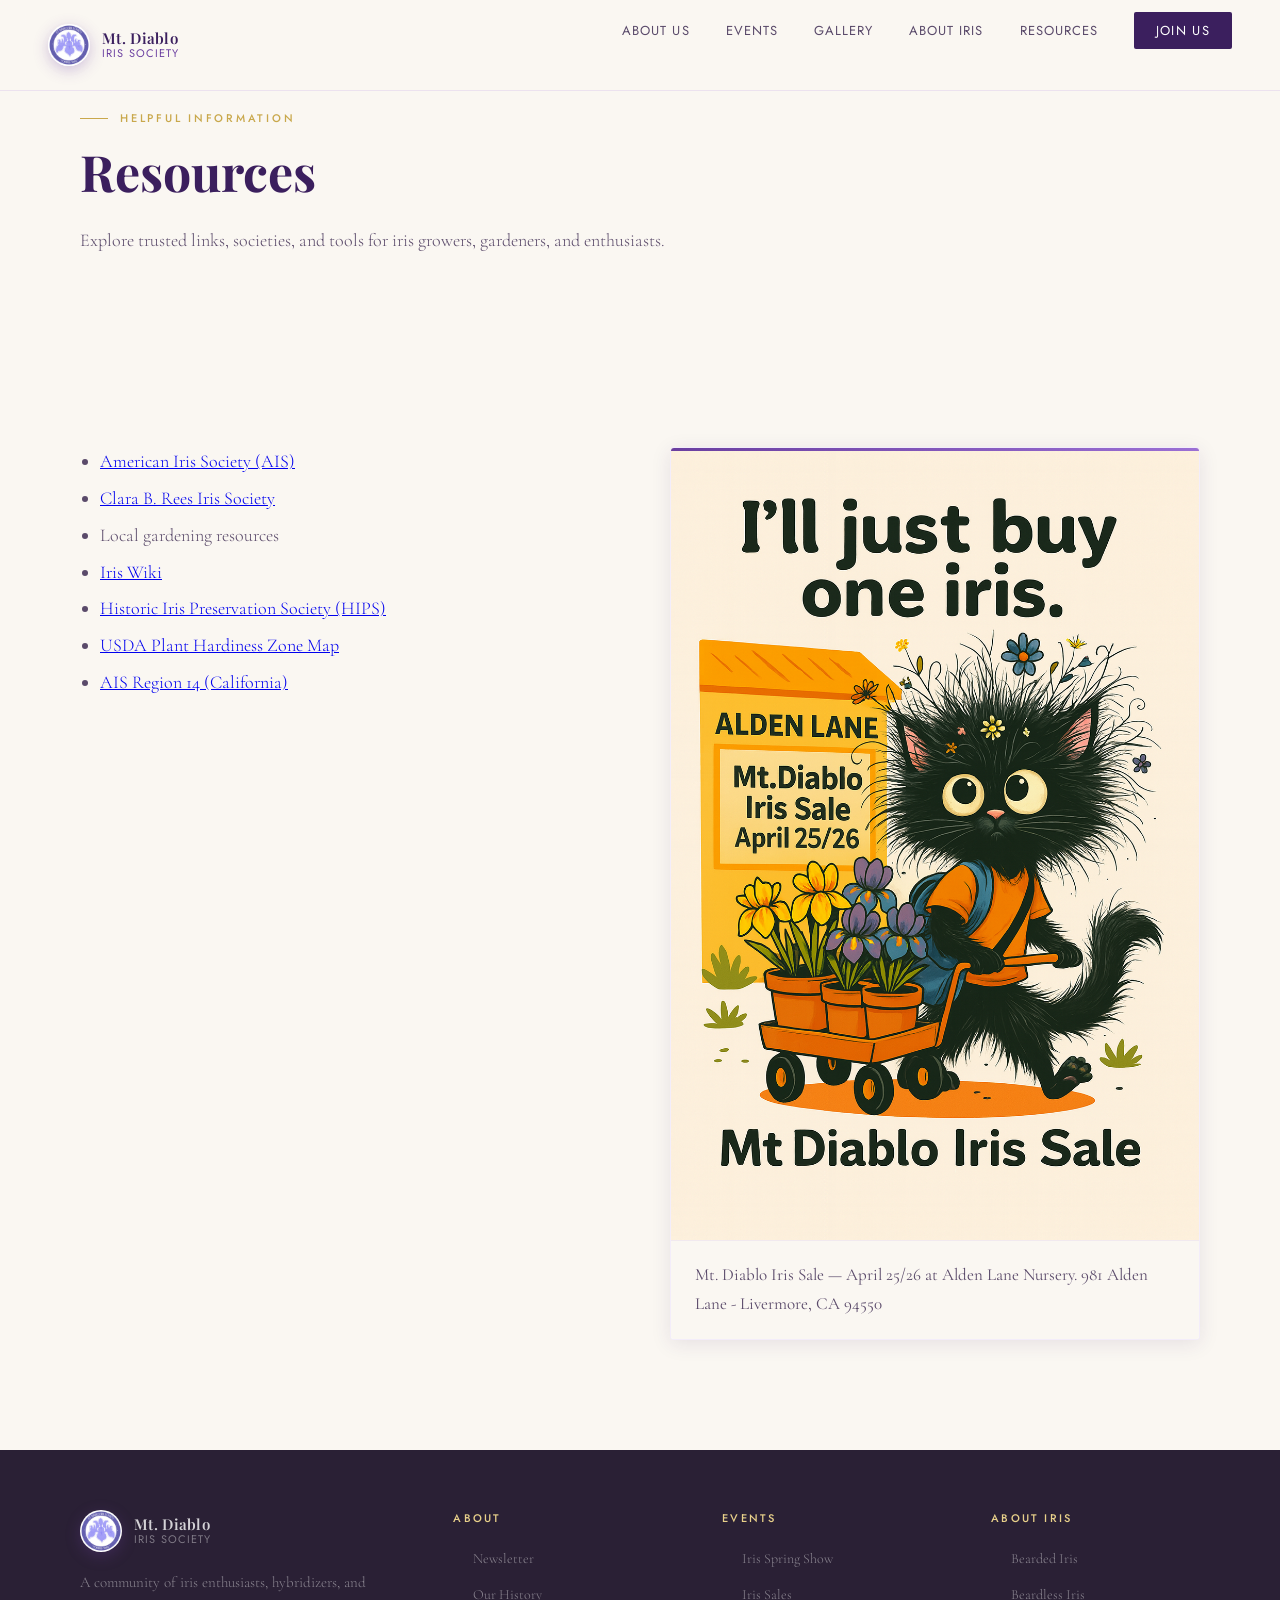
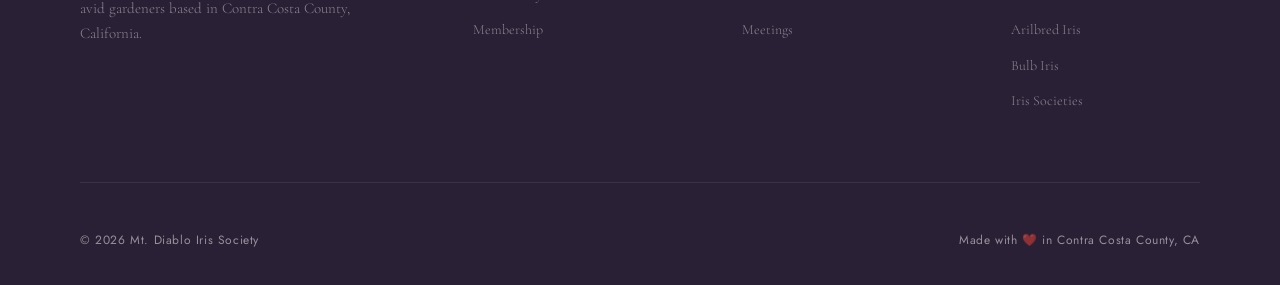
<file: pages/resources.html>
<!DOCTYPE html>
<html lang="en">
<head>
    <meta charset="UTF-8">
    <meta name="viewport" content="width=device-width, initial-scale=1.0">
    <title>Resources - Mt. Diablo Iris Society</title>
    <link href="https://fonts.googleapis.com/css2?family=Playfair+Display:ital,wght@0,400;0,600;0,700;1,400;1,600&family=Cormorant+Garamond:ital,wght@0,300;0,400;0,500;1,300;1,400&family=Jost:wght@300;400;500&display=swap" rel="stylesheet">
    <link rel="stylesheet" href="../css/styles.css">
</head>
<body>

<!-- NAV -->
<nav>
  <a href="../index.html" class="nav-logo">
    <img src="../images/logo-flower.jpg" alt="Iris Flower" class="logo-mark">
    <div class="logo-text">
      Mt. Diablo
      <span>Iris Society</span>
    </div>
  </a>
  <ul class="nav-links">
    <li><a href="about-us.html">About Us</a></li>
    <li><a href="events.html">Events</a></li>
    <li><a href="gallery.html">Gallery</a></li>
    <li><a href="about-iris.html">About Iris</a></li>
    <li><a href="resources.html">Resources</a></li>
    <li><a href="about-us.html#membership" class="nav-cta">Join Us</a></li>
  </ul>
</nav>

<main>

  <!-- UNIFIED INTERIOR HEADER -->
  <section class="interior-header reveal">
    <div class="interior-header-inner">
      <div class="section-eyebrow">Helpful Information</div>
      <h2 class="section-title">Resources</h2>
      <p class="section-body">
        Explore trusted links, societies, and tools for iris growers, gardeners, and enthusiasts.
      </p>
    </div>
  </section>

  <!-- TWO-COLUMN SPLIT -->
  <section class="resources-split reveal">

    <!-- LEFT COLUMN -->
    <div class="resources-left">
      <ul class="section-body">
        <li><a href="https://www.irises.org/" target="_blank">American Iris Society (AIS)</a></li>
        <li><a href="https://cbris.org/" target="_blank">Clara B. Rees Iris Society</a></li>
        <li>Local gardening resources</li>
        <li><a href="https://www.wiki.irises.org/" target="_blank">Iris Wiki</a></li>
        <li><a href="https://historiciris.org/" target="_blank">Historic Iris Preservation Society (HIPS)</a></li>
        <li><a href="https://planthardiness.ars.usda.gov/" target="_blank">USDA Plant Hardiness Zone Map</a></li>
        <li><a href="http://aisregion14.org/" target="_blank">AIS Region 14 (California)</a></li>
      </ul>
    </div>

    <!-- RIGHT COLUMN — POSTER CARD -->
    <div class="resources-right">
      <div class="resources-poster-card">
        <img src="../images/AldenLane.png" alt="Mt. Diablo Iris Sale Poster">
        <div class="resources-poster-caption">
          Mt. Diablo Iris Sale — April 25/26 at Alden Lane Nursery. 
          981 Alden Lane - Livermore, CA 94550
        </div>
      </div>
    </div>

  </section>

</main>

<footer>
  <div class="footer-top">
    <div class="footer-brand">
      <div class="nav-logo" style="gap:12px;display:flex;align-items:center">
        <img src="../images/logo-flower.jpg" alt="Iris Flower" class="logo-mark">
        <div class="logo-text" style="color:rgba(255,255,255,0.8)">
          Mt. Diablo
          <span style="color:rgba(255,255,255,0.4)">Iris Society</span>
        </div>
      </div>
      <p>A community of iris enthusiasts, hybridizers, and avid gardeners based in Contra Costa County, California.</p>
    </div>
    <div class="footer-col">
      <h4>About</h4>
      <ul>
        <li><a href="newsletters-2026.html">Newsletter</a></li>
        <li><a href="about-us.html">Our History</a></li>
        <li><a href="about-us.html#membership">Membership</a></li>
      </ul>
    </div>
    <div class="footer-col">
      <h4>Events</h4>
      <ul>
        <li><a href="spring-show.html">Iris Spring Show</a></li>
        <li><a href="iris-sale.html">Iris Sales</a></li>
        <li><a href="events.html">Meetings</a></li>
      </ul>
    </div>
    <div class="footer-col">
      <h4>About Iris</h4>
      <ul>
        <li><a href="about-iris.html">Bearded Iris</a></li>
        <li><a href="about-iris.html">Beardless Iris</a></li>
        <li><a href="about-iris.html">Arilbred Iris</a></li>
        <li><a href="about-iris.html">Bulb Iris</a></li>
        <li><a href="resources.html">Iris Societies</a></li>
      </ul>
    </div>
  </div>
  <div class="footer-bottom">
    <span>&copy; 2026 Mt. Diablo Iris Society</span>
    <span>Made with ❤️ in Contra Costa County, CA</span>
  </div>
</footer>

<script src="../js/scripts.js"></script>
</body>
</html>
</file>
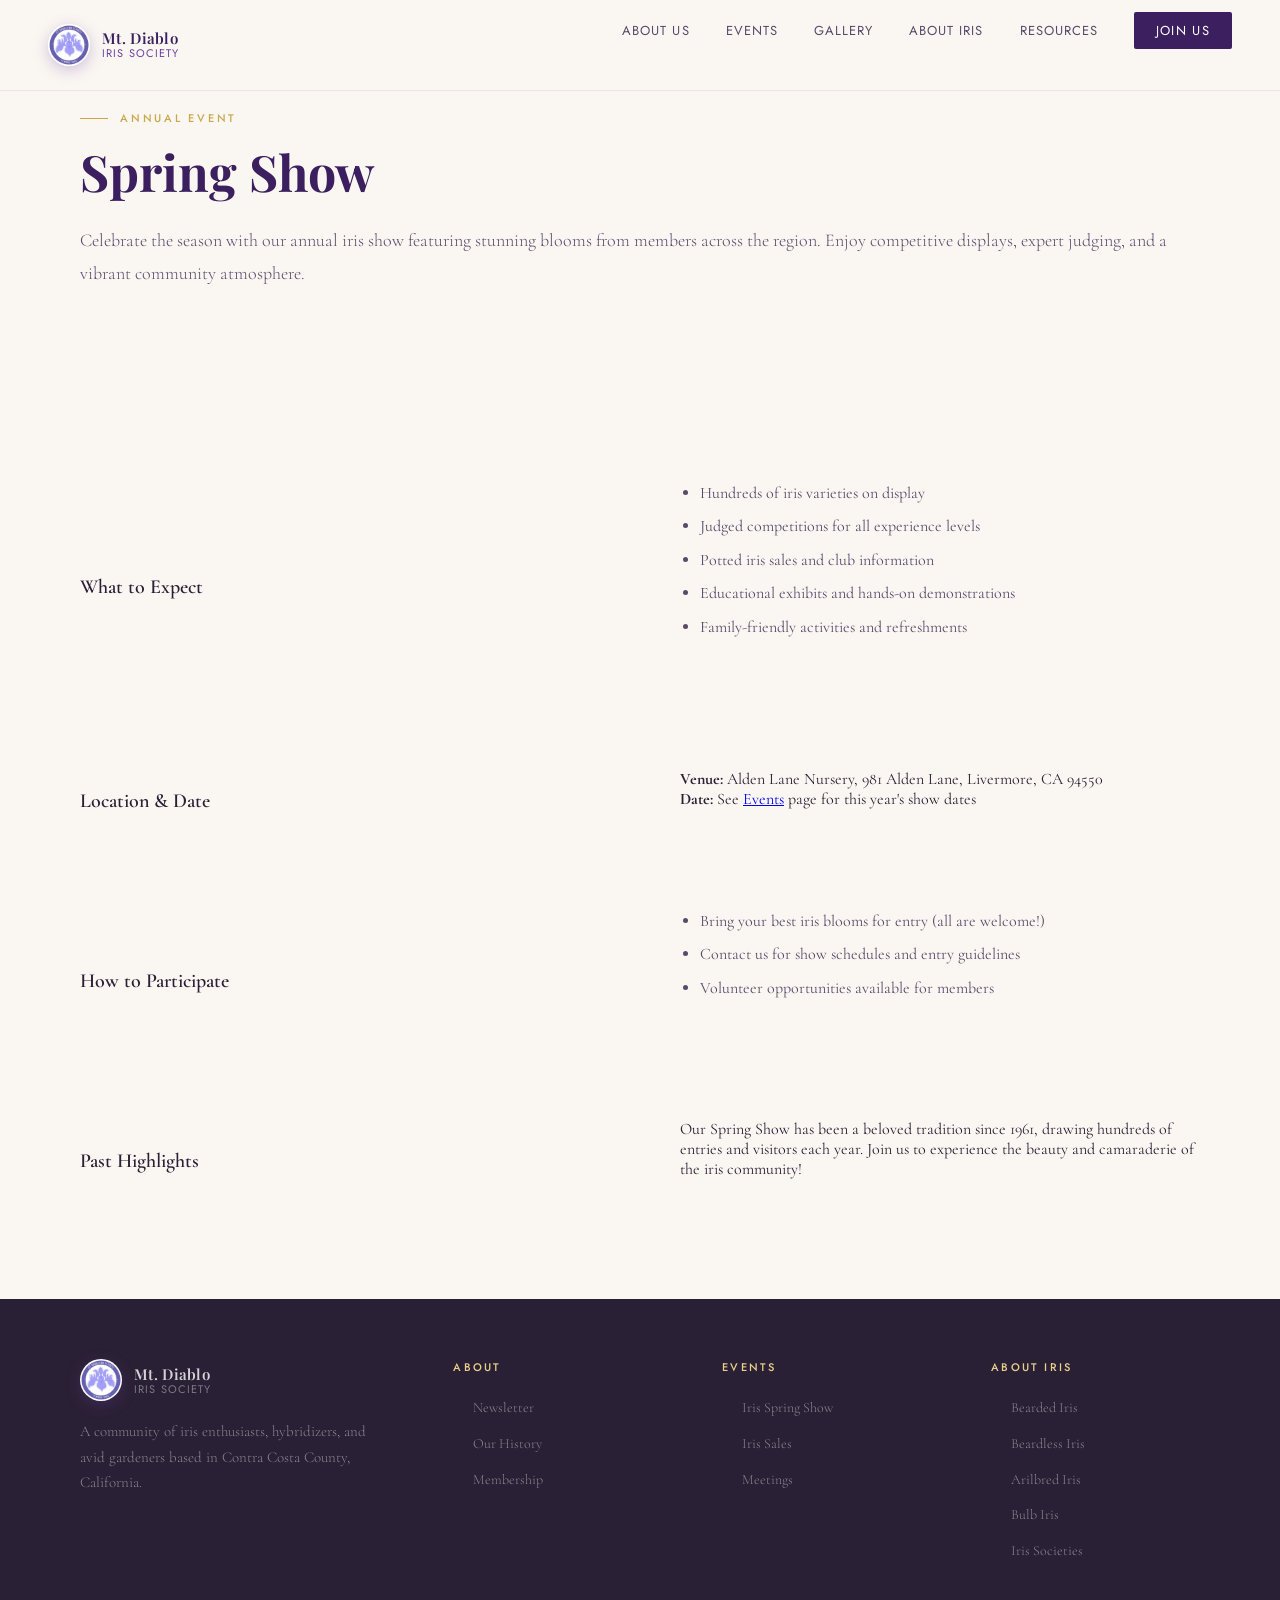
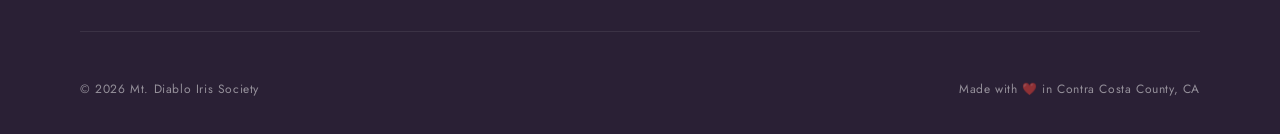
<file: pages/spring-show.html>
<!DOCTYPE html>
<html lang="en">
<head>
  <meta charset="UTF-8">
  <meta name="viewport" content="width=device-width, initial-scale=1.0">
  <title>Spring Show - Mt. Diablo Iris Society</title>
  <link href="https://fonts.googleapis.com/css2?family=Playfair+Display:ital,wght@0,400;0,600;0,700;1,400;1,600&family=Cormorant+Garamond:ital,wght@0,300;0,400;0,500;1,300;1,400&family=Jost:wght@300;400;500&display=swap" rel="stylesheet">
  <link rel="stylesheet" href="../css/styles.css">
</head>
<body>
  <nav>
    <a href="../index.html" class="nav-logo">
      <img src="../images/logo-flower.jpg" alt="Iris Flower" class="logo-mark">
      <div class="logo-text">
        Mt. Diablo
        <span>Iris Society</span>
      </div>
    </a>
    <ul class="nav-links">
      <li><a href="about-us.html">About Us</a></li>
      <li><a href="events.html">Events</a></li>
      <li><a href="gallery.html">Gallery</a></li>
      <li><a href="about-iris.html">About Iris</a></li>
      <li><a href="resources.html">Resources</a></li>
      <li><a href="about-us.html#membership" class="nav-cta">Join Us</a></li>
    </ul>
  </nav>
  <main>
    <section class="interior-header reveal">
      <div class="interior-header-inner">
        <div class="section-eyebrow">Annual Event</div>
        <h2 class="section-title">Spring Show</h2>
        <p class="section-body">
          Celebrate the season with our annual iris show featuring stunning blooms from members across the region. Enjoy competitive displays, expert judging, and a vibrant community atmosphere.
        </p>
      </div>
    </section>
    <section class="about-section reveal">
      <h3>What to Expect</h3>
      <ul>
        <li>Hundreds of iris varieties on display</li>
        <li>Judged competitions for all experience levels</li>
        <li>Potted iris sales and club information</li>
        <li>Educational exhibits and hands-on demonstrations</li>
        <li>Family-friendly activities and refreshments</li>
      </ul>
      <h3>Location & Date</h3>
      <p>
        <strong>Venue:</strong> Alden Lane Nursery, 981 Alden Lane, Livermore, CA 94550<br>
        <strong>Date:</strong> See <a href="events.html">Events</a> page for this year's show dates
      </p>
      <h3>How to Participate</h3>
      <ul>
        <li>Bring your best iris blooms for entry (all are welcome!)</li>
        <li>Contact us for show schedules and entry guidelines</li>
        <li>Volunteer opportunities available for members</li>
      </ul>
      <h3>Past Highlights</h3>
      <p>
        Our Spring Show has been a beloved tradition since 1961, drawing hundreds of entries and visitors each year. Join us to experience the beauty and camaraderie of the iris community!
      </p>
    </section>
  </main>
  <footer>
  <div class="footer-top">
    <div class="footer-brand">
      <div class="nav-logo" style="gap:12px;display:flex;align-items:center">
        <img src="../images/logo-flower.jpg" alt="Iris Flower" class="logo-mark">
        <div class="logo-text" style="color:rgba(255,255,255,0.8)">
          Mt. Diablo
          <span style="color:rgba(255,255,255,0.4)">Iris Society</span>
        </div>
      </div>
      <p>A community of iris enthusiasts, hybridizers, and avid gardeners based in Contra Costa County, California.</p>
    </div>
    <div class="footer-col">
      <h4>About</h4>
      <ul>
        <li><a href="newsletters-2026.html">Newsletter</a></li>
        <li><a href="about-us.html">Our History</a></li>
        <li><a href="about-us.html#membership">Membership</a></li>
      </ul>
    </div>
    <div class="footer-col">
      <h4>Events</h4>
      <ul>
        <li><a href="spring-show.html">Iris Spring Show</a></li>
        <li><a href="iris-sale.html">Iris Sales</a></li>
        <li><a href="events.html">Meetings</a></li>
      </ul>
    </div>
    <div class="footer-col">
      <h4>About Iris</h4>
      <ul>
        <li><a href="about-iris.html">Bearded Iris</a></li>
        <li><a href="about-iris.html">Beardless Iris</a></li>
        <li><a href="about-iris.html">Arilbred Iris</a></li>
        <li><a href="about-iris.html">Bulb Iris</a></li>
        <li><a href="resources.html">Iris Societies</a></li>
      </ul>
    </div>
  </div>
  <div class="footer-bottom">
    <span>&copy; 2026 Mt. Diablo Iris Society</span>
    <span>Made with ❤️ in Contra Costa County, CA</span>
  </div>
</footer>
  <script src="../js/scripts.js"></script>
</body>
</html>
</file>
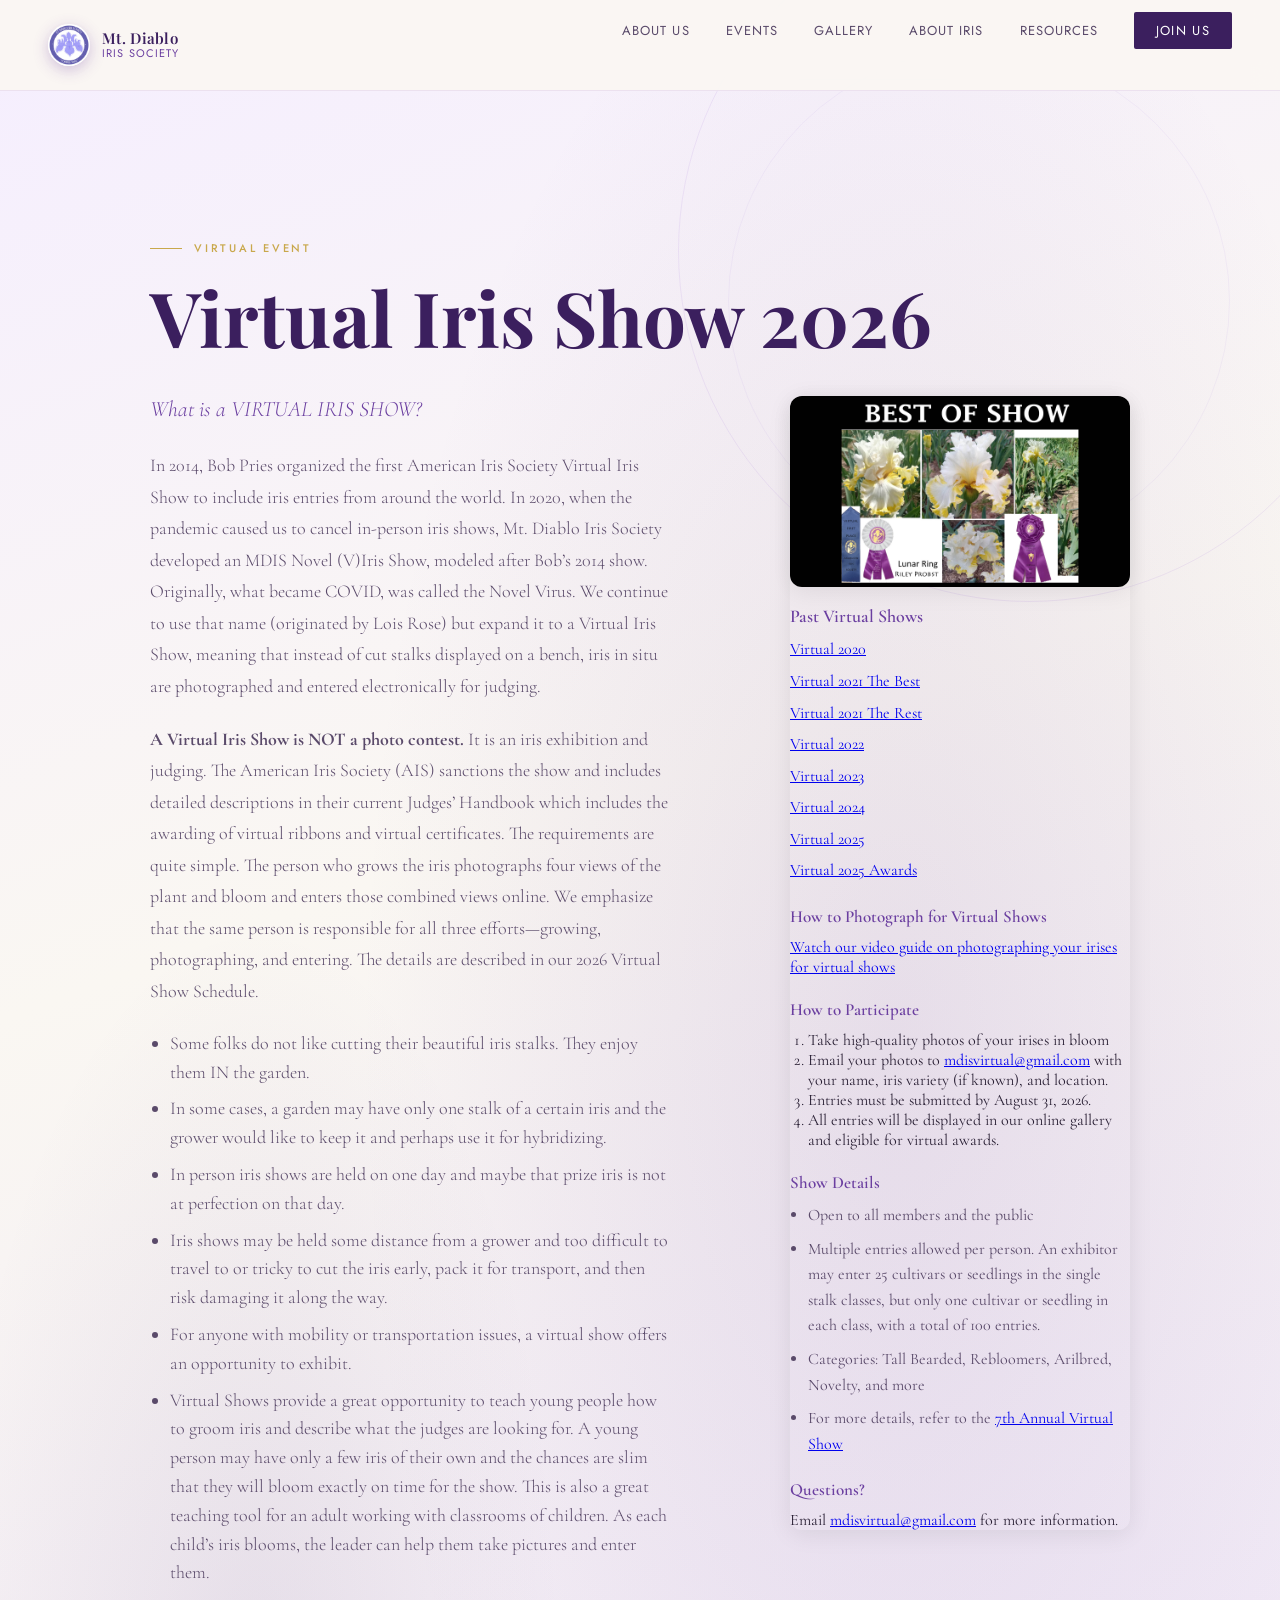
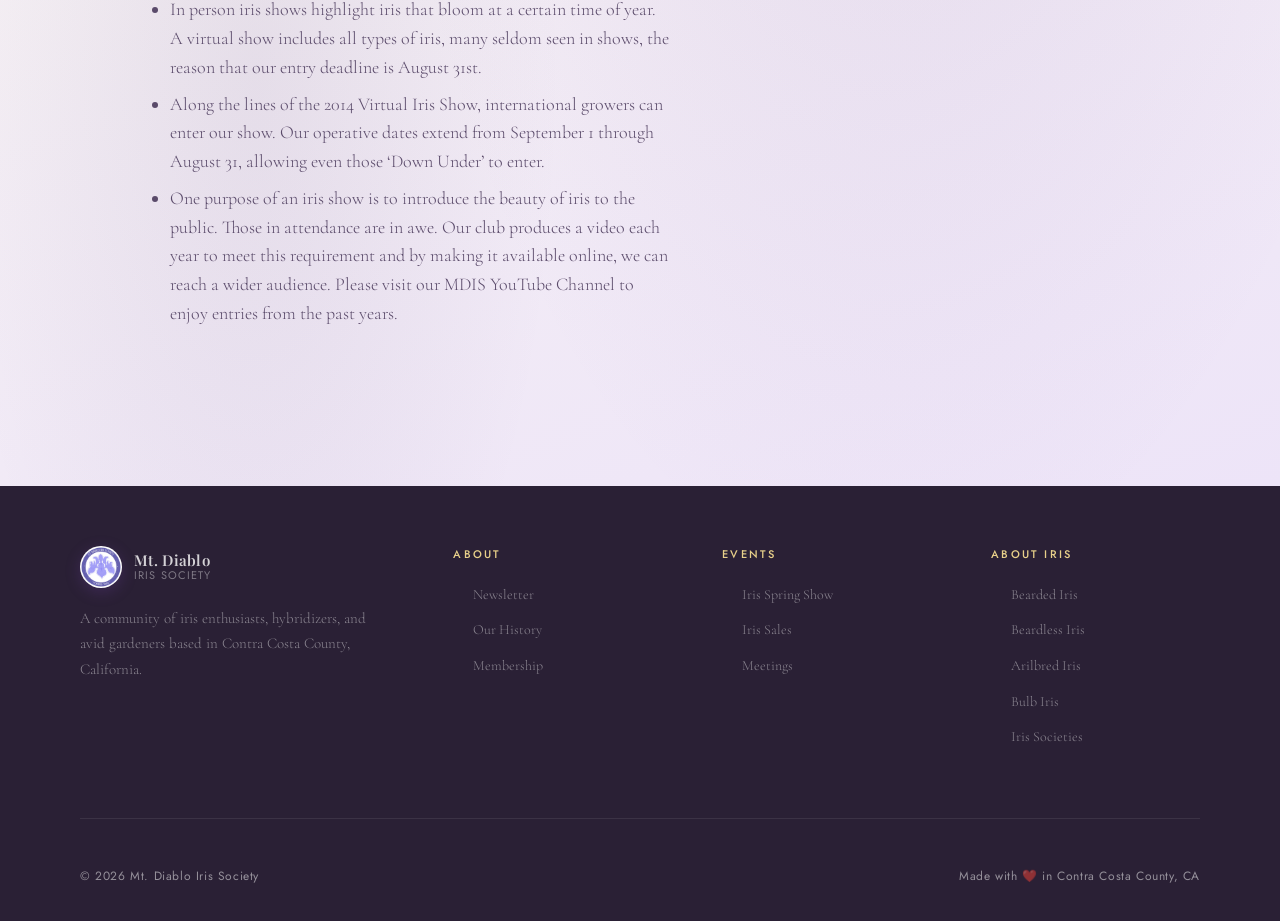
<file: pages/virtual-iris-show-2026.html>
<!DOCTYPE html>
<html lang="en">
<head>
  <meta charset="UTF-8">
  <meta name="viewport" content="width=device-width, initial-scale=1.0">
  <title>Virtual Iris Show 2026 - Mt. Diablo Iris Society</title>
  <link href="https://fonts.googleapis.com/css2?family=Playfair+Display:ital,wght@0,400;0,600;0,700;1,400;1,600&family=Cormorant+Garamond:ital,wght@0,300;0,400;0,500;1,300;1,400&family=Jost:wght@300;400;500&display=swap" rel="stylesheet">
  <link rel="stylesheet" href="../css/styles.css">
</head>
<body>
  <nav>
    <a href="../index.html" class="nav-logo">
      <img src="../images/logo-flower.jpg" alt="Iris Flower" class="logo-mark">
      <div class="logo-text">
        Mt. Diablo
        <span>Iris Society</span>
      </div>
    </a>
    <ul class="nav-links">
      <li><a href="about-us.html">About Us</a></li>
      <li><a href="events.html">Events</a></li>
      <li><a href="gallery.html">Gallery</a></li>
      <li><a href="about-iris.html">About Iris</a></li>
      <li><a href="resources.html">Resources</a></li>
      <li><a href="about-us.html#membership" class="nav-cta">Join Us</a></li>
    </ul>
  </nav>
  <main>
    <section class="hero" style="min-height:unset;padding-top:120px;padding-bottom:60px;">
      <div class="hero-bg"></div>
      <div class="hero-inner" style="align-items:flex-start;gap:0;max-width:1100px;">
        <div style="flex:1 1 0;min-width:0;">
          <div class="hero-eyebrow">Virtual Event</div>
          <h1 class="hero-title" style="margin-bottom:0.5em;">Virtual Iris Show 2026</h1>
          <div style="position:relative;">
            <div style="float:right;max-width:340px;width:38vw;margin:0 0 24px 40px;box-shadow:0 4px 24px rgba(0,0,0,0.08);border-radius:12px;background:none;padding:0;">
              <img src="../images/best.jpg" alt="Virtual Iris Show" style="width:100%;display:block;border-radius:12px;box-shadow:0 4px 24px rgba(0,0,0,0.08);margin-bottom:18px;">
              <div style="background:none;padding:0 0 0 0;">
                <h3 style="font-size:18px;margin:0 0 10px 0;color:#6b3fa0;">Past Virtual Shows</h3>
                <ul style="list-style:none;padding:0;margin:0 0 0 0;">
                  <li style="margin-bottom:6px;"><a href="https://youtu.be/nUcqVBd7ago" target="_blank">Virtual 2020</a></li>
                  <li style="margin-bottom:6px;"><a href="https://youtu.be/mQmcnigeTDQ" target="_blank">Virtual 2021 The Best</a></li>
                  <li style="margin-bottom:6px;"><a href="https://youtu.be/uCbB_mpWHx4?t=23" target="_blank">Virtual 2021 The Rest</a></li>
                  <li style="margin-bottom:6px;"><a href="https://youtu.be/uCbB_mpWHx4" target="_blank">Virtual 2022</a></li>
                  <li style="margin-bottom:6px;"><a href="https://youtu.be/5jTE0TIq__Y" target="_blank">Virtual 2023</a></li>
                  <li style="margin-bottom:6px;"><a href="https://youtu.be/I4fu7_6Sv8s" target="_blank">Virtual 2024</a></li>
                  <li style="margin-bottom:6px;"><a href="https://youtu.be/qVXp-05BNwo" target="_blank">Virtual 2025</a></li>
                  <li><a href="https://youtu.be/gPLeOyuBv_c" target="_blank">Virtual 2025 Awards</a></li>
                </ul>
                <h3 style="font-size:17px;margin:22px 0 10px 0;color:#6b3fa0;">How to Photograph for Virtual Shows</h3>
                <p style="margin-bottom:14px;"><a href="https://youtu.be/9znsLIfcwrk" target="_blank">Watch our video guide on photographing your irises for virtual shows</a></p>
                <h3 style="font-size:17px;margin:22px 0 10px 0;color:#6b3fa0;">How to Participate</h3>
                <ol style="margin-bottom:14px;padding-left:18px;">
                  <li>Take high-quality photos of your irises in bloom</li>
                  <li>Email your photos to <a href="mailto:mdisvirtual@gmail.com">mdisvirtual@gmail.com</a> with your name, iris variety (if known), and location.</li>
                  <li>Entries must be submitted by August 31, 2026.</li>
                  <li>All entries will be displayed in our online gallery and eligible for virtual awards.</li>
                </ol>
                <h3 style="font-size:17px;margin:22px 0 10px 0;color:#6b3fa0;">Show Details</h3>
                <ul style="margin-bottom:14px;padding-left:18px;">
                  <li>Open to all members and the public</li>
                  <li>Multiple entries allowed per person. An exhibitor may enter 25 cultivars or seedlings in the single stalk classes, but only one cultivar or seedling in each class, with a total of 100 entries. </li>
                  <li>Categories: Tall Bearded, Rebloomers, Arilbred, Novelty, and more</li>
                  <li>For more details, refer to the <a href="../files/ScheduleBookletIP.pdf" target="_blank">7th Annual Virtual Show </a></li>
                </ul>
                <h3 style="font-size:17px;margin:22px 0 10px 0;color:#6b3fa0;">Questions?</h3>
                <p style="margin-bottom:0;">Email <a href="mailto:mdisvirtual@gmail.com">mdisvirtual@gmail.com</a> for more information.</p>
              </div>
            </div>
            <p class="hero-subtitle" style="margin-top:0;">What is a VIRTUAL IRIS SHOW?</p>
            <p class="hero-desc" style="margin-bottom:1.2em;">In 2014, Bob Pries organized the first American Iris Society Virtual Iris Show to include iris entries from around the world. In 2020, when the pandemic caused us to cancel in-person iris shows, Mt. Diablo Iris Society developed an MDIS Novel (V)Iris Show, modeled after Bob’s 2014 show. Originally, what became COVID, was called the Novel Virus. We continue to use that name (originated by Lois Rose) but expand it to a Virtual Iris Show, meaning that instead of cut stalks displayed on a bench, iris in situ are photographed and entered electronically for judging.</p>
            <p class="hero-desc" style="margin-bottom:1.2em;"><strong>A Virtual Iris Show is NOT a photo contest.</strong> It is an iris exhibition and judging. The American Iris Society (AIS) sanctions the show and includes detailed descriptions in their current Judges’ Handbook which includes the awarding of virtual ribbons and virtual certificates. The requirements are quite simple. The person who grows the iris photographs four views of the plant and bloom and enters those combined views online. We emphasize that the same person is responsible for all three efforts—growing, photographing, and entering. The details are described in our 2026 Virtual Show Schedule.</p>
            <ul class="hero-desc" style="margin-bottom: 1em;">
              <li>Some folks do not like cutting their beautiful iris stalks. They enjoy them IN the garden.</li>
              <li>In some cases, a garden may have only one stalk of a certain iris and the grower would like to keep it and perhaps use it for hybridizing.</li>
              <li>In person iris shows are held on one day and maybe that prize iris is not at perfection on that day.</li>
              <li>Iris shows may be held some distance from a grower and too difficult to travel to or tricky to cut the iris early, pack it for transport, and then risk damaging it along the way.</li>
              <li>For anyone with mobility or transportation issues, a virtual show offers an opportunity to exhibit.</li>
              <li>Virtual Shows provide a great opportunity to teach young people how to groom iris and describe what the judges are looking for. A young person may have only a few iris of their own and the chances are slim that they will bloom exactly on time for the show. This is also a great teaching tool for an adult working with classrooms of children. As each child’s iris blooms, the leader can help them take pictures and enter them.</li>
              <li>In person iris shows highlight iris that bloom at a certain time of year. A virtual show includes all types of iris, many seldom seen in shows, the reason that our entry deadline is August 31st.</li>
              <li>Along the lines of the 2014 Virtual Iris Show, international growers can enter our show. Our operative dates extend from September 1 through August 31, allowing even those ‘Down Under’ to enter.</li>
              <li>One purpose of an iris show is to introduce the beauty of iris to the public. Those in attendance are in awe. Our club produces a video each year to meet this requirement and by making it available online, we can reach a wider audience. Please visit our MDIS YouTube Channel to enjoy entries from the past years.</li>
            </ul>
          </div>
        </div>
      </div>
    </section>
  </main>
  <footer>
  <div class="footer-top">
    <div class="footer-brand">
      <div class="nav-logo" style="gap:12px;display:flex;align-items:center">
        <img src="../images/logo-flower.jpg" alt="Iris Flower" class="logo-mark">
        <div class="logo-text" style="color:rgba(255,255,255,0.8)">
          Mt. Diablo
          <span style="color:rgba(255,255,255,0.4)">Iris Society</span>
        </div>
      </div>
      <p>A community of iris enthusiasts, hybridizers, and avid gardeners based in Contra Costa County, California.</p>
    </div>
    <div class="footer-col">
      <h4>About</h4>
      <ul>
        <li><a href="newsletters-2026.html">Newsletter</a></li>
        <li><a href="about-us.html">Our History</a></li>
        <li><a href="about-us.html#membership">Membership</a></li>
      </ul>
    </div>
    <div class="footer-col">
      <h4>Events</h4>
      <ul>
        <li><a href="spring-show.html">Iris Spring Show</a></li>
        <li><a href="iris-sale.html">Iris Sales</a></li>
        <li><a href="events.html">Meetings</a></li>
      </ul>
    </div>
    <div class="footer-col">
      <h4>About Iris</h4>
      <ul>
        <li><a href="about-iris.html">Bearded Iris</a></li>
        <li><a href="about-iris.html">Beardless Iris</a></li>
        <li><a href="about-iris.html">Arilbred Iris</a></li>
        <li><a href="about-iris.html">Bulb Iris</a></li>
        <li><a href="resources.html">Iris Societies</a></li>
      </ul>
    </div>
  </div>
  <div class="footer-bottom">
    <span>&copy; 2026 Mt. Diablo Iris Society</span>
    <span>Made with ❤️ in Contra Costa County, CA</span>
  </div>
</footer>
  <script src="../js/scripts.js"></script>
</body>
</html>
</file>
<file: css/styles.css>
:root {
  --iris-deep: #3b1f5e;
  --iris-mid: #6b3fa0;
  --iris-light: #9b6fd4;
  --iris-pale: #e8d8f8;
  --iris-blush: #f5eeff;
  --gold: #c9a84c;
  --gold-light: #e8d08a;
  --cream: #faf7f2;
  --charcoal: #2a2035;
  --text-dark: #2a2035;
  --text-mid: #5a4a6a;
  --white: #ffffff;
}

* {
  margin: 0;
  padding: 0;
  box-sizing: border-box;
}

html {
  scroll-behavior: smooth;
}

body {
  font-family: 'Cormorant Garamond', serif;
  background: var(--cream);
  color: var(--charcoal);
  overflow-x: hidden;
}

/* ── NAV ── */
nav {
  position: fixed;
  top: 0;
  left: 0;
  right: 0;
  z-index: 100;
  display: flex;
  align-items: center;
  justify-content: space-between;
  padding: 18px 48px;
  background: rgba(250, 247, 242, 0.92);
  backdrop-filter: blur(12px);
  border-bottom: 1px solid rgba(155, 111, 212, 0.15);
  transition: all 0.3s ease;
}

.nav-logo {
  display: flex;
  align-items: center;
  gap: 12px;
  text-decoration: none;
}

.logo-mark {
  width: 42px;
  height: 42px;
  border-radius: 50%;
  object-fit: cover;
  box-shadow: 0 4px 15px rgba(107, 63, 160, 0.3);
}

.logo-text {
  font-family: 'Playfair Display', serif;
  font-size: 15px;
  font-weight: 600;
  color: var(--iris-deep);
  line-height: 1.2;
  letter-spacing: 0.02em;
}

.logo-text span {
  display: block;
  font-size: 11px;
  font-weight: 400;
  font-family: 'Jost', sans-serif;
  color: var(--iris-mid);
  letter-spacing: 0.1em;
  text-transform: uppercase;
}

.nav-links {
  display: flex;
  list-style: none;
  gap: 36px;
}

.nav-links a {
  font-family: 'Jost', sans-serif;
  font-size: 13px;
  font-weight: 400;
  letter-spacing: 0.08em;
  text-transform: uppercase;
  color: var(--text-mid);
  text-decoration: none;
  position: relative;
  transition: color 0.3s;
}

.nav-links a::after {
  content: '';
  position: absolute;
  bottom: -4px;
  left: 0;
  width: 0;
  height: 1px;
  background: var(--gold);
  transition: width 0.3s;
}

.nav-links a:hover {
  color: var(--iris-deep);
}

.nav-links a:hover::after {
  width: 100%;
}

.nav-cta {
  background: var(--iris-deep);
  color: var(--white) !important;
  padding: 9px 22px;
  border-radius: 2px;
  letter-spacing: 0.1em !important;
  transition: background 0.3s !important;
}

.nav-cta:hover {
  background: var(--iris-mid) !important;
}

.nav-cta::after {
  display: none !important;
}

/* ── HERO ── */
.hero {
  min-height: 100vh;
  position: relative;
  display: flex;
  align-items: center;
  justify-content: center;
  overflow: hidden;
}

/* Background gradients + decorative circles */
.hero-bg {
  position: absolute;
  inset: 0;
  background:
    radial-gradient(ellipse 60% 80% at 70% 50%, rgba(107, 63, 160, 0.12) 0%, transparent 70%),
    radial-gradient(ellipse 40% 60% at 20% 80%, rgba(59, 31, 94, 0.08) 0%, transparent 60%),
    linear-gradient(160deg, #f5eeff 0%, #faf7f2 40%, #ede4f8 100%);
}

.hero-bg::before,
.hero-bg::after {
  content: '';
  position: absolute;
  border-radius: 50%;
  border: 1px solid rgba(155, 111, 212, 0.12);
}

.hero-bg::before {
  top: -100px;
  right: -100px;
  width: 700px;
  height: 700px;
}

.hero-bg::after {
  top: 50px;
  right: 50px;
  width: 500px;
  height: 500px;
  border-color: rgba(155, 111, 212, 0.08);
}

/* Main layout wrapper */
.hero-inner {
  position: relative;
  z-index: 2;
  display: flex;
  align-items: center;
  justify-content: space-between;
  gap: 48px;
  max-width: 1200px;
  width: 100%;
  padding: 120px 60px 80px;
  margin: 0 auto;
}

/* Left column */
.hero-content {
  flex: 1;
  max-width: 640px;
  animation: fadeSlideUp 1s ease forwards;
}

/* Eyebrow */
.hero-eyebrow {
  font-family: 'Jost', sans-serif;
  font-size: 11px;
  font-weight: 500;
  letter-spacing: 0.25em;
  text-transform: uppercase;
  color: var(--gold);
  margin-bottom: 20px;
  display: flex;
  align-items: center;
  gap: 12px;
  opacity: 0;
  animation: fadeSlideUp 0.8s ease 0.2s forwards;
}

.hero-eyebrow::before {
  content: '';
  width: 32px;
  height: 1px;
  background: var(--gold);
}

/* Title */
.hero-title {
  font-family: 'Playfair Display', serif;
  font-size: clamp(44px, 6vw, 76px);
  font-weight: 700;
  line-height: 1.08;
  color: var(--iris-deep);
  margin-bottom: 10px;
  opacity: 0;
  animation: fadeSlideUp 0.8s ease 0.35s forwards;
}

.hero-title em {
  color: var(--iris-mid);
  font-style: italic;
}

/* Subtitle */
.hero-subtitle {
  font-size: 22px;
  font-weight: 300;
  font-style: italic;
  color: var(--iris-mid);
  margin-bottom: 28px;
  opacity: 0;
  animation: fadeSlideUp 0.8s ease 0.5s forwards;
}

/* Description */
.hero-desc {
  font-size: 18px;
  line-height: 1.75;
  color: var(--text-mid);
  max-width: 520px;
  margin-bottom: 44px;
  font-weight: 300;
  opacity: 0;
  animation: fadeSlideUp 0.8s ease 0.65s forwards;
}

/* Buttons */
.hero-actions {
  display: flex;
  gap: 18px;
  align-items: center;
  opacity: 0;
  animation: fadeSlideUp 0.8s ease 0.8s forwards;
}

/* Right column (image) */
.hero-visual {
  flex: 1;              /* makes right side equal to left side */
  max-width: none;      /* removes the 280px limit */
  overflow: hidden;
  display: flex;
  justify-content: center;
  align-items: center;
  height: 100%;
}
.hero {
  padding-top: 120px; /* gives breathing room below the fixed nav */
}


.hero-visual img {
  width: 100%;
  height: 100%;
  display: block;
  border-radius: 0;
  box-shadow: 0 4px 15px rgba(107, 63, 160, 0.3);
  object-fit: cover; 
}

/* ── RESPONSIVE ── */
@media (max-width: 1024px) {
  .hero-inner {
    padding: 100px 40px 60px;
    gap: 36px;
  }
}

@media (max-width: 800px) {
  .hero-inner {
    flex-direction: column;
    text-align: center;
    padding: 100px 32px 60px;
  }

  .hero-visual {
    margin-top: 20px;
  }
}

@media (max-width: 768px) {
  .hero-visual {
    display: none;
  }
}


.btn-primary {
  display: inline-flex;
  align-items: center;
  gap: 10px;
  background: var(--iris-deep);
  color: var(--white);
  text-decoration: none;
  font-family: 'Jost', sans-serif;
  font-size: 13px;
  font-weight: 500;
  letter-spacing: 0.12em;
  text-transform: uppercase;
  padding: 16px 34px;
  border-radius: 2px;
  transition: all 0.3s;
  box-shadow: 0 8px 30px rgba(59, 31, 94, 0.25);
}

.btn-primary:hover {
  background: var(--iris-mid);
  transform: translateY(-2px);
  box-shadow: 0 12px 40px rgba(59, 31, 94, 0.35);
}

.btn-secondary {
  display: inline-flex;
  align-items: center;
  gap: 8px;
  color: var(--iris-deep);
  text-decoration: none;
  font-family: 'Jost', sans-serif;
  font-size: 13px;
  font-weight: 500;
  letter-spacing: 0.1em;
  text-transform: uppercase;
  padding: 16px 0;
  border-bottom: 1px solid var(--iris-light);
  transition: all 0.3s;
}

.btn-secondary:hover {
  color: var(--iris-mid);
  border-bottom-color: var(--iris-mid);
  gap: 14px;
}





.iris-illustration {
  position: relative;
  width: 420px;
  height: 520px;
}

/* Large decorative iris petals using CSS */
.petal {
  position: absolute;
  border-radius: 50% 50% 50% 50% / 60% 60% 40% 40%;
  transform-origin: bottom center;
}

.petal-1 {
  width: 120px;
  height: 180px;
  background: linear-gradient(160deg, #b87fd4 0%, #7b3fa8 60%, #4a1f6e 100%);
  top: 80px;
  left: 150px;
  transform: rotate(-20deg);
  opacity: 0.9;
  box-shadow: inset -10px -20px 30px rgba(0, 0, 0, 0.15);
}

.petal-2 {
  width: 120px;
  height: 180px;
  background: linear-gradient(160deg, #c490e0 0%, #8b50b8 60%, #5a2f7e 100%);
  top: 80px;
  left: 190px;
  transform: rotate(20deg);
  opacity: 0.9;
  box-shadow: inset 10px -20px 30px rgba(0, 0, 0, 0.15);
}

.petal-3 {
  width: 130px;
  height: 190px;
  background: linear-gradient(150deg, #d4a8ec 0%, #9b60c8 50%, #6b3fa0 100%);
  top: 60px;
  left: 170px;
  opacity: 0.95;
  box-shadow: inset 0 -25px 35px rgba(0, 0, 0, 0.12);
}

/* Falls (lower petals) */
.fall-1 {
  width: 100px;
  height: 160px;
  background: linear-gradient(160deg, #9b6fd4 0%, #6b3fa0 50%, #3b1f5e 100%);
  top: 230px;
  left: 120px;
  transform: rotate(-40deg);
  border-radius: 50% 50% 60% 40% / 40% 40% 70% 60%;
  opacity: 0.85;
}

.fall-2 {
  width: 100px;
  height: 160px;
  background: linear-gradient(160deg, #9b6fd4 0%, #6b3fa0 50%, #3b1f5e 100%);
  top: 230px;
  left: 240px;
  transform: rotate(40deg);
  border-radius: 50% 50% 60% 40% / 40% 40% 70% 60%;
  opacity: 0.85;
}

.fall-3 {
  width: 110px;
  height: 170px;
  background: linear-gradient(170deg, #a87de0 0%, #7b4fb0 50%, #4b2f80 100%);
  top: 250px;
  left: 175px;
  border-radius: 50% 50% 60% 40% / 40% 40% 75% 65%;
  opacity: 0.88;
}

/* Stem */
.stem {
  position: absolute;
  width: 6px;
  height: 180px;
  background: linear-gradient(to bottom, #5a8a3a, #3a6a1a);
  bottom: 30px;
  left: 222px;
  border-radius: 3px;
}

.stem::before {
  content: '';
  position: absolute;
  width: 50px;
  height: 6px;
  background: linear-gradient(to right, #5a8a3a, #4a7a2a);
  top: 40px;
  left: -20px;
  border-radius: 3px;
  transform: rotate(-20deg);
  transform-origin: right center;
}

/* Beard (yellow stripe) */
.beard {
  position: absolute;
  width: 14px;
  height: 50px;
  background: linear-gradient(to bottom, #f0d060, #c9a020);
  top: 280px;
  left: 220px;
  border-radius: 7px;
  opacity: 0.9;
}

/* Large faded background circle */
.iris-bg-circle {
  position: absolute;
  width: 380px;
  height: 380px;
  border-radius: 50%;
  background: radial-gradient(ellipse, rgba(155, 111, 212, 0.1) 0%, transparent 70%);
  top: 60px;
  left: 30px;
}

/* Floating small iris accents */
.iris-accent {
  position: absolute;
  opacity: 0.3;
}

.iris-accent-1 {
  top: 40px;
  right: 80px;
  width: 50px;
  height: 70px;
  background: radial-gradient(ellipse, var(--iris-light), transparent);
  border-radius: 50%;
}

.iris-accent-2 {
  bottom: 80px;
  right: 60px;
  width: 35px;
  height: 50px;
  background: radial-gradient(ellipse, var(--gold-light), transparent);
  border-radius: 50%;
}

/* ── STATS STRIP ── */
.stats-strip {
  background: var(--iris-deep);
  padding: 36px 80px;
  display: grid;
  grid-template-columns: repeat(4, 1fr);
  gap: 0;
}

.stat-item {
  text-align: center;
  padding: 0 24px;
  border-right: 1px solid rgba(255, 255, 255, 0.1);
  opacity: 0;
  animation: fadeSlideUp 0.8s ease forwards;
}

.stat-item:last-child {
  border-right: none;
}

.stat-item:nth-child(1) {
  animation-delay: 0.1s;
}

.stat-item:nth-child(2) {
  animation-delay: 0.2s;
}

.stat-item:nth-child(3) {
  animation-delay: 0.3s;
}

.stat-item:nth-child(4) {
  animation-delay: 0.4s;
}

.stat-number {
  font-family: 'Playfair Display', serif;
  font-size: 38px;
  font-weight: 700;
  color: var(--gold-light);
  line-height: 1;
  margin-bottom: 6px;
}

.stat-label {
  font-family: 'Jost', sans-serif;
  font-size: 11px;
  font-weight: 400;
  letter-spacing: 0.15em;
  text-transform: uppercase;
  color: rgba(255, 255, 255, 0.55);
}

/* ── WHO WE ARE ── */
.about-section {
  padding: 110px 80px;
  display: grid;
  grid-template-columns: 1fr 1fr;
  gap: 80px;
  align-items: center;
  max-width: 1400px;
  margin: 0 auto;
}

.section-eyebrow {
  font-family: 'Jost', sans-serif;
  font-size: 11px;
  font-weight: 500;
  letter-spacing: 0.25em;
  text-transform: uppercase;
  color: var(--gold);
  margin-bottom: 18px;
  display: flex;
  align-items: center;
  gap: 12px;
}

.section-eyebrow::before {
  content: '';
  width: 28px;
  height: 1px;
  background: var(--gold);
}

.section-title {
  font-family: 'Playfair Display', serif;
  font-size: clamp(32px, 4vw, 50px);
  font-weight: 700;
  line-height: 1.12;
  color: var(--iris-deep);
  margin-bottom: 24px;
}

.section-title em {
  font-style: italic;
  color: var(--iris-mid);
}

.section-body {
  font-size: 18px;
  line-height: 1.85;
  color: var(--text-mid);
  font-weight: 300;
  margin-bottom: 20px;
}

h3 {
  font-size: 20px;
  font-weight: 600;
  color: var(--text-dark);
  margin-top: 40px;
  margin-bottom: 16px;
}

ul {
  margin-bottom: 20px;
  padding-left: 20px;
}

ul li {
  margin-bottom: 8px;
  line-height: 1.6;
  color: var(--text-mid);
}

.about-visual {
  position: relative;
}

.about-card-grid {
  display: grid;
  grid-template-columns: repeat(1, 1fr);
  gap: 24px;
}

@media (min-width: 900px) {
  .about-card-grid {
    grid-template-columns: repeat(4, 1fr);
  }
}

.about-card {
  background: var(--white);
  border-radius: 4px;
  padding: 18px 14px;
  border: 1px solid rgba(155, 111, 212, 0.12);
  transition: all 0.3s;
  position: relative;
  overflow: hidden;
  min-width: 0;
  max-width: 260px;
  margin-left: auto;
  margin-right: auto;
}

.about-card::before {
  content: '';
  position: absolute;
  top: 0;
  left: 0;
  right: 0;
  height: 3px;
  background: linear-gradient(to right, var(--iris-mid), var(--iris-light));
  transform: scaleX(0);
  transform-origin: left;
  transition: transform 0.3s;
}

.about-card:hover {
  box-shadow: 0 12px 40px rgba(107, 63, 160, 0.12);
  transform: translateY(-4px);
}

.about-card:hover::before {
  transform: scaleX(1);
}

.about-card-icon {
  font-size: 32px;
  margin-bottom: 14px;
  display: block;
}

.about-card h3 {
  font-family: 'Playfair Display', serif;
  font-size: 19px;
  font-weight: 600;
  color: var(--iris-deep);
  margin-bottom: 10px;
}

.about-card p {
  font-size: 15px;
  line-height: 1.65;
  color: var(--text-mid);
  font-weight: 300;
}

.about-card.featured {
  grid-column: span 2;
  background: linear-gradient(135deg, var(--iris-deep) 0%, var(--iris-mid) 100%);
  color: var(--white);
  border: none;
}

.about-card.featured h3 {
  color: var(--gold-light);
}

.about-card.featured p {
  color: rgba(255, 255, 255, 0.8);
}

.about-card.featured::before {
  background: var(--gold);
}

/* ── EVENTS ── */
.events-section {
  background: var(--iris-blush);
  padding: 110px 80px;
  position: relative;
  overflow: hidden;
}

.events-section::before {
  content: '';
  position: absolute;
  top: -200px;
  right: -200px;
  width: 600px;
  height: 600px;
  border-radius: 50%;
  background: radial-gradient(ellipse, rgba(155, 111, 212, 0.08), transparent);
}

.events-header {
  display: flex;
  justify-content: space-between;
  align-items: flex-end;
  margin-bottom: 56px;
  max-width: 1240px;
  margin-left: auto;
  margin-right: auto;
}

.events-grid {
  display: grid;
  grid-template-columns: repeat(3, 1fr);
  gap: 24px;
  max-width: 1240px;
  margin: 0 auto;
}

.event-card {
  background: var(--white);
  border-radius: 4px;
  overflow: hidden;
  transition: all 0.3s;
  box-shadow: 0 2px 20px rgba(59, 31, 94, 0.06);
}

.event-card:hover {
  box-shadow: 0 16px 50px rgba(59, 31, 94, 0.14);
  transform: translateY(-6px);
}

.event-header {
  background: linear-gradient(135deg, var(--iris-deep), var(--iris-mid));
  padding: 28px;
  position: relative;
  overflow: hidden;
}

.event-header::after {
  content: '';
  position: absolute;
  bottom: -30px;
  right: -30px;
  width: 100px;
  height: 100px;
  border-radius: 50%;
  background: rgba(255, 255, 255, 0.05);
}

.event-month {
  font-family: 'Jost', sans-serif;
  font-size: 10px;
  font-weight: 500;
  letter-spacing: 0.2em;
  text-transform: uppercase;
  color: var(--gold-light);
  margin-bottom: 4px;
}

.event-date {
  font-family: 'Playfair Display', serif;
  font-size: 44px;
  font-weight: 700;
  color: var(--white);
  line-height: 1;
}

.event-body {
  padding: 28px;
}

.event-tag {
  display: inline-block;
  font-family: 'Jost', sans-serif;
  font-size: 10px;
  font-weight: 500;
  letter-spacing: 0.15em;
  text-transform: uppercase;
  color: var(--iris-mid);
  background: var(--iris-pale);
  padding: 4px 10px;
  border-radius: 2px;
  margin-bottom: 14px;
}

.event-title {
  font-family: 'Playfair Display', serif;
  font-size: 21px;
  font-weight: 600;
  color: var(--iris-deep);
  margin-bottom: 10px;
}

.event-desc {
  font-size: 15px;
  line-height: 1.65;
  color: var(--text-mid);
  font-weight: 300;
  margin-bottom: 20px;
}

.event-link {
  font-family: 'Jost', sans-serif;
  font-size: 12px;
  font-weight: 500;
  letter-spacing: 0.1em;
  text-transform: uppercase;
  color: var(--iris-mid);
  text-decoration: none;
  display: flex;
  align-items: center;
  gap: 8px;
  transition: gap 0.3s, color 0.3s;
}

.event-link:hover {
  color: var(--iris-deep);
  gap: 14px;
}

/* ── GALLERY STRIP ── */
.gallery-section {
  padding: 80px 60px;
  max-width: 1400px;
  margin: 0 auto;
}

.gallery-category {
  font-family: 'Playfair Display', serif;
  font-size: 28px;
  font-weight: 600;
  color: var(--iris-deep);
  margin-bottom: 40px;
  padding-bottom: 16px;
  border-bottom: 2px solid var(--gold);
}

.gallery-grid {
  display: grid;
  grid-template-columns: repeat(auto-fill, minmax(240px, 1fr));
  gap: 16px;
  margin-bottom: 40px;
}

.gallery-item {
  position: relative;
  border-radius: 4px;
  overflow: hidden;
  aspect-ratio: 1/1;
  cursor: pointer;
  transition: transform 0.3s ease;
  background: var(--iris-pale);
}

.gallery-item:hover {
  transform: translateY(-8px);
}

.gallery-item img {
  width: 100%;
  height: 100%;
  object-fit: cover;
  transition: transform 0.4s ease;
}

.gallery-item:hover img {
  transform: scale(1.08);
}

.gallery-metadata {
  position: absolute;
  bottom: 0;
  left: 0;
  right: 0;
  padding: 20px 16px;
  background: linear-gradient(
    to top,
    rgba(59, 31, 94, 0.9) 0%,
    rgba(59, 31, 94, 0.6) 60%,
    transparent 100%
  );
  color: var(--white);
  display: flex;
  flex-direction: column;
  gap: 6px;
  transform: translateY(16px);
  opacity: 0;
  transition: all 0.3s ease;
}

.gallery-item:hover .gallery-metadata {
  transform: translateY(0);
  opacity: 1;
}

.iris-class {
  font-family: 'Jost', sans-serif;
  font-size: 10px;
  font-weight: 600;
  letter-spacing: 0.1em;
  text-transform: uppercase;
  color: var(--gold-light);
}

.gallery-metadata h4 {
  font-family: 'Playfair Display', serif;
  font-size: 16px;
  font-weight: 600;
  margin: 0;
  color: var(--white);
  line-height: 1.2;
}

.gallery-label {
  font-family: 'Playfair Display', serif;
  font-size: 16px;
  font-style: italic;
  color: var(--white);
}

/* ── IRIS TYPE CARDS ── */
.iris-types-grid {
  display: grid;
  grid-template-columns: repeat(4, 1fr);
  gap: 32px;
  width: 100%;
  max-width: 100vw;
  margin: 0 auto;
  margin: 40px 0 60px;
}

.iris-type-card {
  background: var(--white);
  border-radius: 6px;
  padding: 32px 24px;
  border-left: 4px solid var(--iris-mid);
  transition: all 0.3s ease;
  box-shadow: 0 4px 15px rgba(107, 63, 160, 0.08);
}

.iris-type-card:hover {
  transform: translateY(-6px);
  box-shadow: 0 8px 25px rgba(107, 63, 160, 0.15);
  border-left-color: var(--gold);
}

.iris-type-card h3 {
  font-family: 'Playfair Display', serif;
  font-size: 20px;
  font-weight: 600;
  color: var(--iris-deep);
  margin: 0 0 16px;
  padding-bottom: 12px;
  border-bottom: 1px solid var(--iris-pale);
}

.iris-type-card p {
  font-family: 'Cormorant Garamond', serif;
  font-size: 16px;
  color: var(--text-mid);
  line-height: 1.75;
  margin: 16px 0;
}

.hardiness-info {
  font-family: 'Jost', sans-serif;
  font-size: 13px;
  font-weight: 500;
  letter-spacing: 0.05em;
  color: var(--iris-mid);
  padding: 12px 16px;
  background: var(--iris-blush);
  border-radius: 4px;
  margin-top: 16px !important;
}

.iris-growing-note {
  background: linear-gradient(135deg, rgba(107, 63, 160, 0.05) 0%, rgba(155, 111, 212, 0.05) 100%);
  border-left: 4px solid var(--gold);
  border-radius: 4px;
  padding: 24px;
  margin: 40px 0;
}

.iris-growing-note p {
  font-family: 'Cormorant Garamond', serif;
  font-size: 16px;
  color: var(--charcoal);
  line-height: 1.75;
  margin: 0;
}

/* ── EVENTS ── */
.events-intro {
  max-width: 1200px;
  margin: 0 auto 80px;
  padding: 0 60px;
}

.events-intro h2 {
  font-family: 'Playfair Display', serif;
  font-size: 42px;
  font-weight: 600;
  color: var(--iris-deep);
  margin-bottom: 20px;
}

.events-intro p {
  font-family: 'Cormorant Garamond', serif;
  font-size: 18px;
  color: var(--text-mid);
  line-height: 1.8;
  max-width: 700px;
}

.events-list {
  max-width: 1200px;
  margin: 0 auto;
  padding: 0 60px;
  display: flex;
  flex-direction: column;
  gap: 0;
}

.event-row {
  display: grid;
  grid-template-columns: 120px 1fr 280px;
  gap: 40px;
  align-items: start;
  padding: 48px 0;
  border-top: 2px solid var(--charcoal);
  border-bottom: 0;
}

.event-row:first-child {
  border-top: 2px solid var(--charcoal);
}

.event-row:last-child {
  border-bottom: 2px solid var(--charcoal);
}

.event-row:hover {
  background-color: transparent;
}

.event-date-col {
  font-family: 'Playfair Display', serif;
  font-size: 16px;
  font-weight: 600;
  color: var(--iris-deep);
  text-transform: capitalize;
}

.event-details-col {
  display: flex;
  flex-direction: column;
  gap: 8px;
}

.event-title {
  font-family: 'Playfair Display', serif;
  font-size: 20px;
  font-weight: 600;
  color: var(--iris-deep);
}

.event-topic {
  font-family: 'Cormorant Garamond', serif;
  font-size: 16px;
  color: var(--text-mid);
  font-style: italic;
}

.event-speaker {
  font-family: 'Cormorant Garamond', serif;
  font-size: 16px;
  color: var(--charcoal);
}

.event-location {
  font-family: 'Cormorant Garamond', serif;
  font-size: 16px;
  font-weight: 600;
  color: var(--iris-mid);
}

.event-address {
  font-family: 'Cormorant Garamond', serif;
  font-size: 15px;
  color: var(--text-mid);
}

.event-admission {
  font-family: 'Cormorant Garamond', serif;
  font-size: 15px;
  color: var(--text-mid);
  font-style: italic;
}

.event-time-col {
  display: flex;
  flex-direction: column;
  gap: 6px;
  text-align: right;
}

.event-time {
  font-family: 'Playfair Display', serif;
  font-size: 16px;
  font-weight: 600;
  color: var(--iris-deep);
}

.event-note {
  font-family: 'Cormorant Garamond', serif;
  font-size: 14px;
  color: var(--text-mid);
}

/* Decorative iris SVG shapes */
.iris-shape {
  position: absolute;
  top: 50%;
  left: 50%;
  transform: translate(-50%, -50%);
  opacity: 0.15;
}

/* ── JOIN/CTA ── */
.cta-section {
  background: linear-gradient(135deg, var(--iris-deep) 0%, #2a1545 100%);
  padding: 100px 80px;
  text-align: center;
  position: relative;
  overflow: hidden;
}

.cta-section::before {
  content: '';
  position: absolute;
  top: -150px;
  left: 50%;
  transform: translateX(-50%);
  width: 600px;
  height: 600px;
  border-radius: 50%;
  border: 1px solid rgba(255, 255, 255, 0.05);
}

.cta-section::after {
  content: '';
  position: absolute;
  top: -50px;
  left: 50%;
  transform: translateX(-50%);
  width: 400px;
  height: 400px;
  border-radius: 50%;
  border: 1px solid rgba(255, 255, 255, 0.04);
}

.cta-eyebrow {
  font-family: 'Jost', sans-serif;
  font-size: 11px;
  font-weight: 500;
  letter-spacing: 0.25em;
  text-transform: uppercase;
  color: var(--gold-light);
  margin-bottom: 20px;
  position: relative;
}

.cta-title {
  font-family: 'Playfair Display', serif;
  font-size: clamp(36px, 5vw, 60px);
  font-weight: 700;
  color: var(--white);
  margin-bottom: 22px;
  line-height: 1.1;
  position: relative;
}

.cta-title em {
  color: var(--gold-light);
  font-style: italic;
}

.cta-desc {
  font-size: 19px;
  line-height: 1.75;
  color: rgba(255, 255, 255, 0.65);
  max-width: 560px;
  margin: 0 auto 44px;
  font-weight: 300;
  position: relative;
}

.cta-actions {
  display: flex;
  gap: 20px;
  justify-content: center;
  position: relative;
}

.btn-gold {
  background: var(--gold);
  color: var(--iris-deep);
  text-decoration: none;
  font-family: 'Jost', sans-serif;
  font-size: 13px;
  font-weight: 500;
  letter-spacing: 0.12em;
  text-transform: uppercase;
  padding: 16px 36px;
  border-radius: 2px;
  transition: all 0.3s;
  box-shadow: 0 8px 30px rgba(201, 168, 76, 0.3);
}

.btn-gold:hover {
  background: var(--gold-light);
  transform: translateY(-2px);
  box-shadow: 0 12px 40px rgba(201, 168, 76, 0.4);
}

.btn-outline-white {
  border: 1px solid rgba(255, 255, 255, 0.3);
  color: var(--white);
  text-decoration: none;
  font-family: 'Jost', sans-serif;
  font-size: 13px;
  font-weight: 400;
  letter-spacing: 0.12em;
  text-transform: uppercase;
  padding: 16px 36px;
  border-radius: 2px;
  transition: all 0.3s;
}

.btn-outline-white:hover {
  background: rgba(255, 255, 255, 0.08);
  border-color: rgba(255, 255, 255, 0.5);
}

/* ── MAILING LIST ── */
.mailing-section {
  padding: 80px;
  background: var(--cream);
  display: flex;
  align-items: center;
  justify-content: space-between;
  gap: 60px;
  border-top: 1px solid rgba(155, 111, 212, 0.1);
  max-width: 1400px;
  margin: 0 auto;
}

.mailing-content {
  max-width: 420px;
}

.mailing-content h2 {
  font-family: 'Playfair Display', serif;
  font-size: 32px;
  font-weight: 700;
  color: var(--iris-deep);
  margin-bottom: 12px;
}

.mailing-content p {
  font-size: 17px;
  line-height: 1.7;
  color: var(--text-mid);
  font-weight: 300;
}

.mailing-form {
  display: flex;
  gap: 0;
  flex: 1;
  max-width: 500px;
  box-shadow: 0 4px 30px rgba(59, 31, 94, 0.08);
}

.mailing-form input {
  flex: 1;
  padding: 16px 24px;
  border: 1px solid rgba(155, 111, 212, 0.25);
  border-right: none;
  border-radius: 2px 0 0 2px;
  font-family: 'Cormorant Garamond', serif;
  font-size: 16px;
  color: var(--charcoal);
  background: var(--white);
  outline: none;
  transition: border-color 0.3s;
}

.mailing-form input:focus {
  border-color: var(--iris-mid);
}

.mailing-form input::placeholder {
  color: rgba(90, 74, 106, 0.4);
}

.mailing-form button {
  background: var(--iris-deep);
  color: var(--white);
  border: none;
  padding: 16px 28px;
  font-family: 'Jost', sans-serif;
  font-size: 12px;
  font-weight: 500;
  letter-spacing: 0.1em;
  text-transform: uppercase;
  cursor: pointer;
  border-radius: 0 2px 2px 0;
  transition: background 0.3s;
  white-space: nowrap;
}

.mailing-form button:hover {
  background: var(--iris-mid);
}

/* ── FOOTER ── */
footer {
  background: var(--charcoal);
  padding: 60px 80px 36px;
  color: rgba(255, 255, 255, 0.5);
}

.footer-top {
  display: grid;
  grid-template-columns: 1.5fr 1fr 1fr 1fr;
  gap: 60px;
  margin-bottom: 48px;
  padding-bottom: 48px;
  border-bottom: 1px solid rgba(255, 255, 255, 0.08);
}

.footer-brand p {
  font-size: 15px;
  line-height: 1.7;
  color: rgba(255, 255, 255, 0.45);
  margin-top: 18px;
  font-weight: 300;
}

.footer-col h4 {
  font-family: 'Jost', sans-serif;
  font-size: 11px;
  font-weight: 500;
  letter-spacing: 0.2em;
  text-transform: uppercase;
  color: var(--gold-light);
  margin-bottom: 20px;
}

.footer-col ul {
  list-style: none;
}

.footer-col ul li {
  margin-bottom: 10px;
}

.footer-col ul a {
  font-size: 14px;
  color: rgba(255, 255, 255, 0.45);
  text-decoration: none;
  transition: color 0.3s;
  font-weight: 300;
}

.footer-col ul a:hover {
  color: rgba(255, 255, 255, 0.8);
}

.social-links {
  display: flex;
  gap: 14px;
  margin-top: 22px;
}

.social-link {
  width: 38px;
  height: 38px;
  border-radius: 50%;
  border: 1px solid rgba(255, 255, 255, 0.12);
  display: flex;
  align-items: center;
  justify-content: center;
  font-size: 15px;
  text-decoration: none;
  transition: all 0.3s;
}

.social-link:hover {
  background: rgba(155, 111, 212, 0.2);
  border-color: var(--iris-light);
}

.footer-bottom {
  display: flex;
  justify-content: space-between;
  align-items: center;
  font-family: 'Jost', sans-serif;
  font-size: 12px;
  letter-spacing: 0.05em;
}

/* ── ANIMATIONS ── */
@keyframes fadeSlideUp {
  from {
    opacity: 0;
    transform: translateY(24px);
  }
  to {
    opacity: 1;
    transform: translateY(0);
  }
}

@keyframes fadeIn {
  from {
    opacity: 0;
  }
  to {
    opacity: 1;
  }
}

/* ── SCROLL REVEAL ── */
.reveal {
  opacity: 0;
  transform: translateY(20px);
  transition: opacity 0.8s ease, transform 0.8s ease;
}

.reveal.visible {
  opacity: 1;
  transform: translateY(0);
}

/* ── RESPONSIVE ── */
@media (max-width: 1024px) {
  nav {
    padding: 16px 32px;
  }

  .nav-links {
    gap: 24px;
  }


  .about-section,
  .gallery-section,
  .iris-types-grid,
  .events-intro,
  .events-list,
  .mailing-section {
    padding: 80px 48px;
  }

  .events-intro {
    padding: 0 48px;
  }

  .events-list {
    padding: 0 48px;
  }

  .event-row {
    grid-template-columns: 100px 1fr 240px;
    gap: 30px;
    padding: 40px 0;
  }

  .events-section {
    padding: 80px 48px;
  }

  .stats-strip {
    padding: 36px 48px;
  }

  .cta-section {
    padding: 80px 48px;
  }

  footer {
    padding: 60px 48px 36px;
  }
}

@media (max-width: 768px) {
  .nav-links {
    display: none;
  }

  .hero-visual {
    display: none;
  }

  .hero-content {
    max-width: 100%;
    padding: 100px 32px 60px;
  }

  .stats-strip {
    grid-template-columns: repeat(2, 1fr);
    gap: 20px;
    padding: 36px 32px;
  }

  .stat-item:nth-child(2) {
    border-right: none;
  }

  .about-section {
    grid-template-columns: 1fr;
    padding: 60px 32px;
  }

  .events-intro {
    padding: 0 32px;
  }

  .events-intro h2 {
    font-size: 32px;
  }

  .events-intro p {
    font-size: 16px;
  }

  .events-list {
    padding: 0 32px;
  }

  .event-row {
    grid-template-columns: 1fr;
    gap: 12px;
    padding: 32px 0;
  }

  .event-row:hover {
    padding: 32px 0;
    margin: 0;
  }

  .event-date-col {
    font-size: 14px;
    margin-bottom: 8px;
  }

  .event-title {
    font-size: 16px;
  }

  .event-time-col {
    text-align: left;
  }

  .event-time {
    font-size: 15px;
  }

  .events-section {
    padding: 60px 32px;
  }

  .gallery-grid {
    grid-template-columns: repeat(auto-fill, minmax(180px, 1fr));
    gap: 12px;
  }

  .gallery-section {
    padding: 60px 32px;
  }

  .iris-types-grid {
    grid-template-columns: 1fr;
    gap: 16px;
    margin: 32px 0 48px;
  }

  .iris-growing-note {
    padding: 20px;
  }

  .mailing-section {
    flex-direction: column;
    padding: 60px 32px;
  }

  .mailing-form {
    max-width: 100%;
    width: 100%;
  }

  .footer-top {
    grid-template-columns: 1fr 1fr;
    gap: 40px;
  }

  footer {
    padding: 48px 32px 28px;
  }

  .cta-section {
    padding: 60px 32px;
  }
}
/* ── GALLERY PAGE (uniform grid) ── */
.gallery-page {
  padding: 110px 80px;
  max-width: 1400px;
  margin: 0 auto;
}

.gallery-page-grid {
  display: grid;
  grid-template-columns: repeat(auto-fit, minmax(260px, 1fr));
  gap: 18px;
}

.gallery-page-grid .gallery-item {
  height: 260px;
  border-radius: 4px;
  overflow: hidden;
  position: relative;
  cursor: pointer;
}

.gallery-page-grid .gallery-item img {
  width: 100%;
  height: 100%;
  object-fit: cover;
  transition: transform 0.5s ease;
}

.gallery-page-grid .gallery-item:hover img {
  transform: scale(1.05);
}

.gallery-page-grid .gallery-overlay {
  position: absolute;
  inset: 0;
  background: linear-gradient(to top, rgba(59, 31, 94, 0.6), transparent 60%);
  opacity: 0;
  transition: opacity 0.3s;
  display: flex;
  align-items: flex-end;
  padding: 20px;
}

.gallery-page-grid .gallery-item:hover .gallery-overlay {
  opacity: 1;
}

/* ── ABOUT IRIS PAGE ── */
.iris-fundamentals,
.iris-types,
.iris-history {
  padding: 60px 80px;
  max-width: 1240px;
  margin: 0 auto;
}

.iris-fundamentals h2,
.iris-types h2,
.iris-history h2 {
  font-family: 'Playfair Display', serif;
  font-size: clamp(28px, 3.5vw, 42px);
  font-weight: 700;
  color: var(--iris-deep);
  margin-bottom: 24px;
  padding-bottom: 16px;
  border-bottom: 2px solid var(--iris-pale);
}

.iris-fundamentals p,
.iris-types p,
.iris-history p {
  font-size: 18px;
  line-height: 1.85;
  color: var(--text-mid);
  font-weight: 300;
  margin-bottom: 20px;
}

.iris-fundamentals a,
.iris-types a,
.iris-history a {
  color: var(--iris-mid);
  text-decoration: underline;
}

@media (max-width: 768px) {
  .iris-fundamentals,
  .iris-types,
  .iris-history {
    padding: 40px 32px;
  }
}

/* Interior page layout (matches Events page) */
.page-section {
  padding: 110px 80px;
  max-width: 1240px;
  margin: 0 auto;
}

/* Unified interior page header */
.interior-header {
  padding: 110px 80px 60px;
  background: var(--cream);
}

.interior-header-inner {
  max-width: 1240px;
  margin: 0 auto;
}

.resources-split {
  display: grid;
  grid-template-columns: 1fr 1fr;
  gap: 60px;
  max-width: 1400px;
  margin: 0 auto;
  padding: 110px 80px;
}

.resources-left {
  display: flex;
  flex-direction: column;
  gap: 20px;
}

.resources-right img {
  width: 100%;
  display: block;
}

/* Poster card */
.resources-poster-card {
  background: var(--white);
  border-radius: 4px;
  border: 1px solid rgba(155, 111, 212, 0.12);
  box-shadow: 0 4px 20px rgba(59, 31, 94, 0.10);
  overflow: hidden;
  position: relative;
  transition: all 0.3s ease;
}

.resources-poster-card::before {
  content: '';
  position: absolute;
  top: 0;
  left: 0;
  right: 0;
  height: 3px;
  background: linear-gradient(to right, var(--iris-mid), var(--iris-light));
  transform: scaleX(1);
  transform-origin: left;
}

.resources-poster-card:hover {
  transform: translateY(-4px);
  box-shadow: 0 12px 40px rgba(107, 63, 160, 0.15);
}

.resources-poster-card img {
  width: 100%;
  display: block;
}

.resources-poster-caption {
  padding: 20px 24px;
  font-family: 'Cormorant Garamond', serif;
  font-size: 17px;
  line-height: 1.7;
  color: var(--text-mid);
  background: var(--cream);
  border-top: 1px solid rgba(155, 111, 212, 0.10);
}

/* Mobile collapse */
@media (max-width: 768px) {
  .resources-split {
    grid-template-columns: 1fr;
    padding: 60px 32px;
  }
}


@media (max-width: 1024px) {
  .page-section {
    padding: 80px 48px;
  }
}

@media (max-width: 768px) {
  .page-section {
    padding: 60px 32px;
  }
}


.gallery-page-grid .gallery-label {
  font-family: 'Playfair Display', serif;
  font-size: 15px;
  font-style: italic;
  color: var(--white);
}

/* Responsive */
@media (max-width: 768px) {
  .gallery-page {
    padding: 60px 32px;
  }

  .gallery-page-grid .gallery-item {
    height: 200px;
  }

  .interior-hero {
    padding: 120px 32px 80px;
  }
}
</file>
